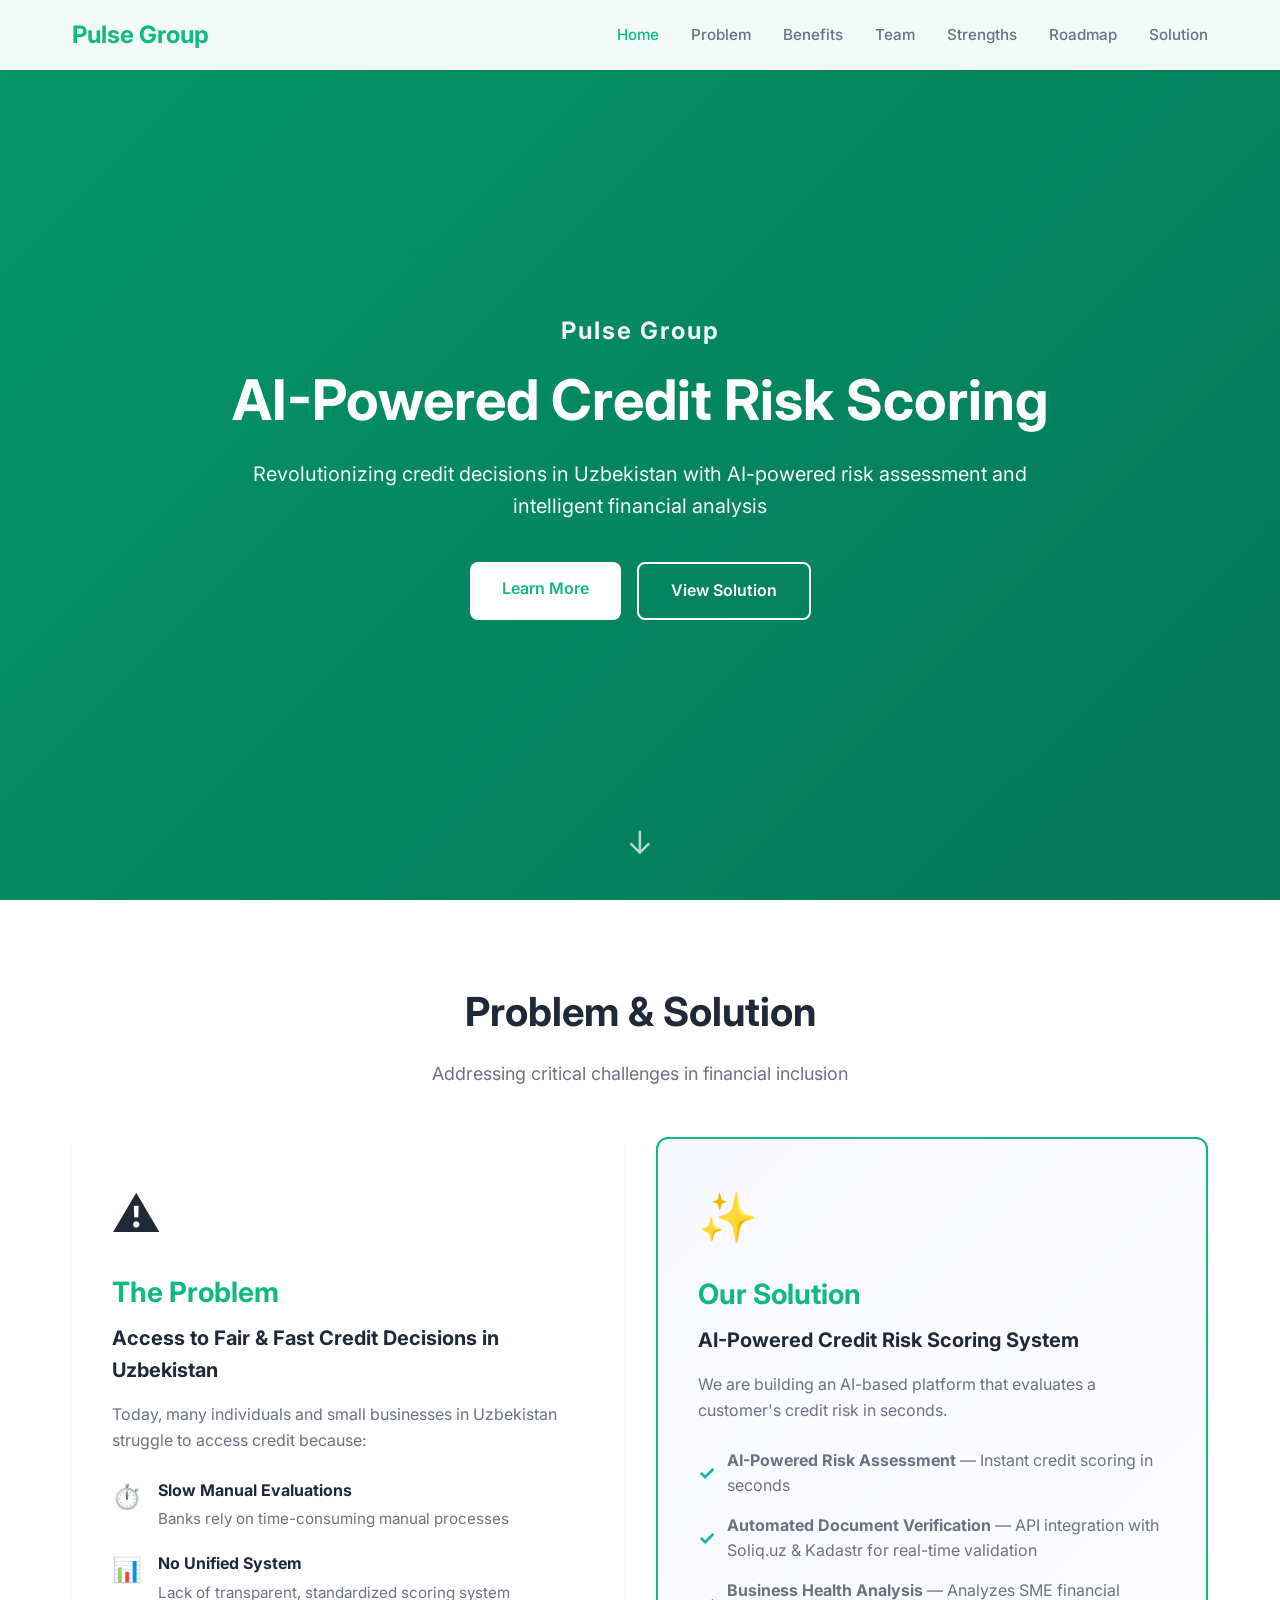
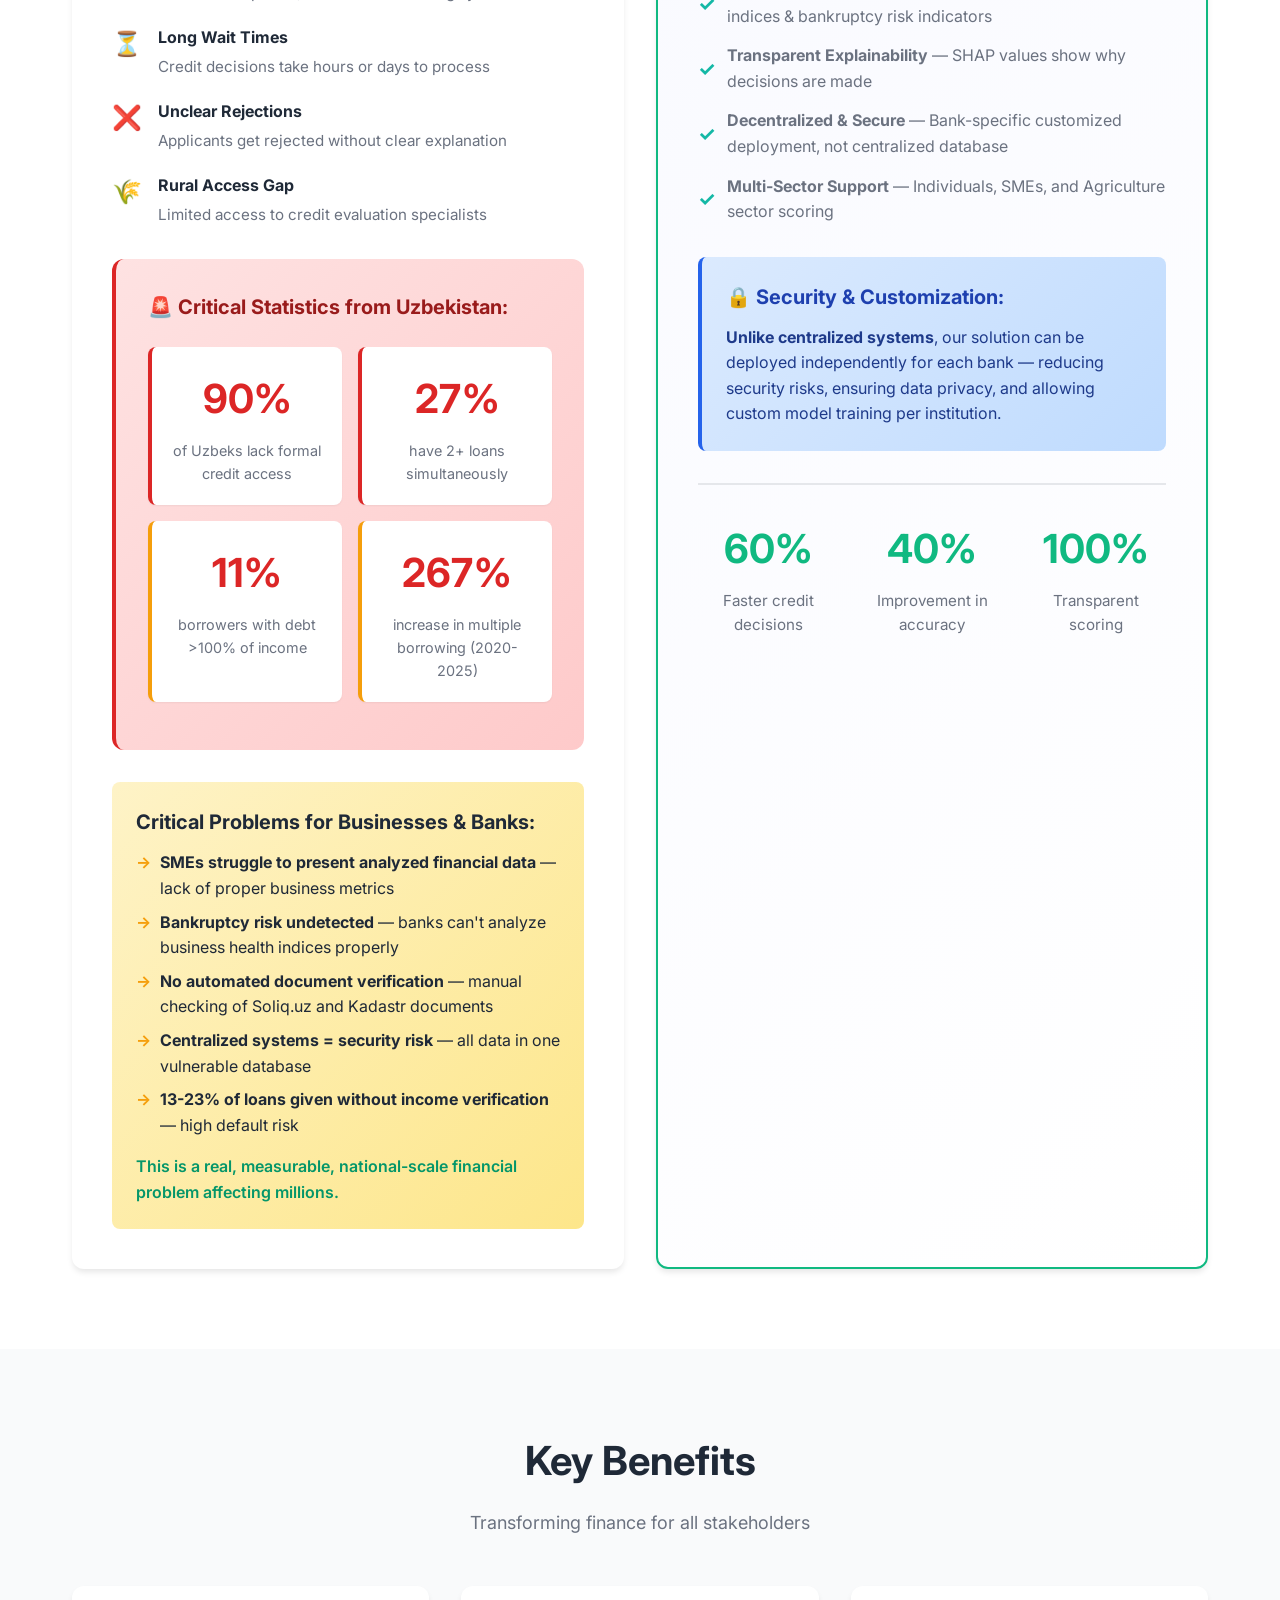
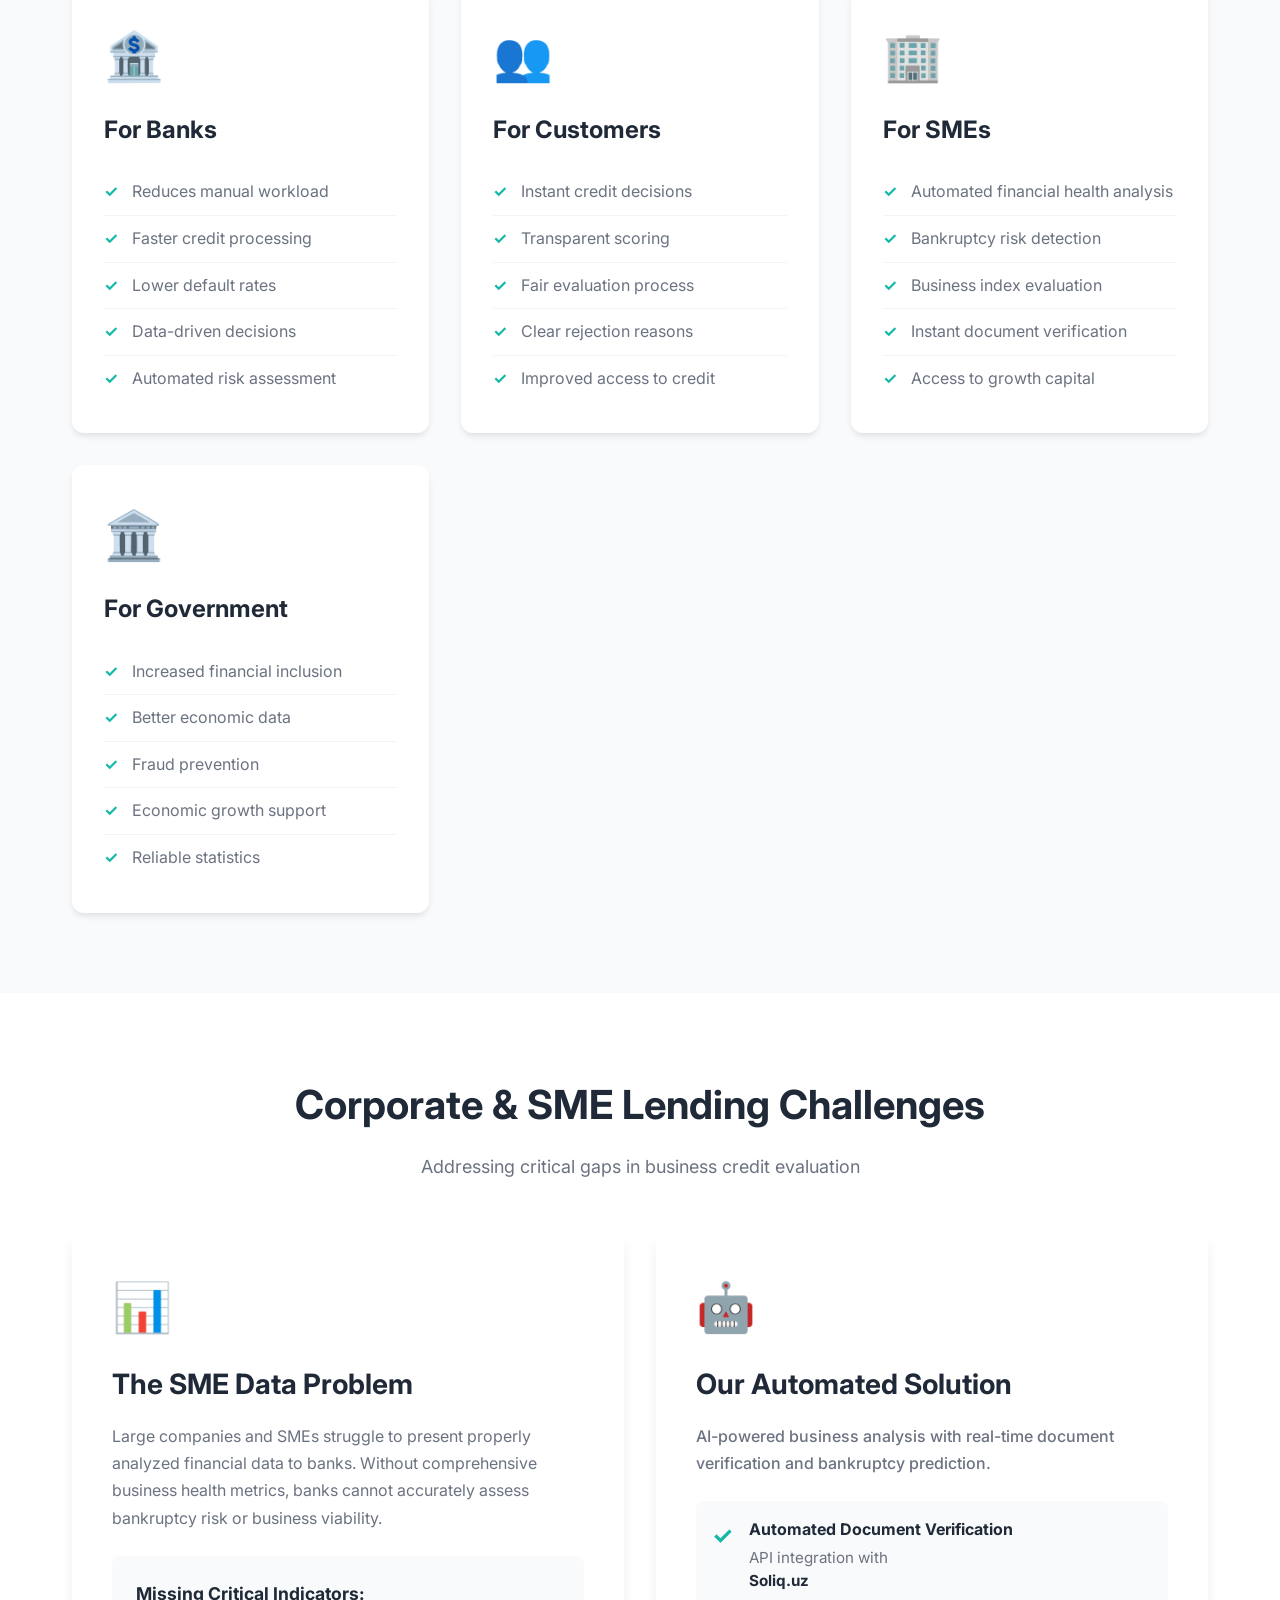
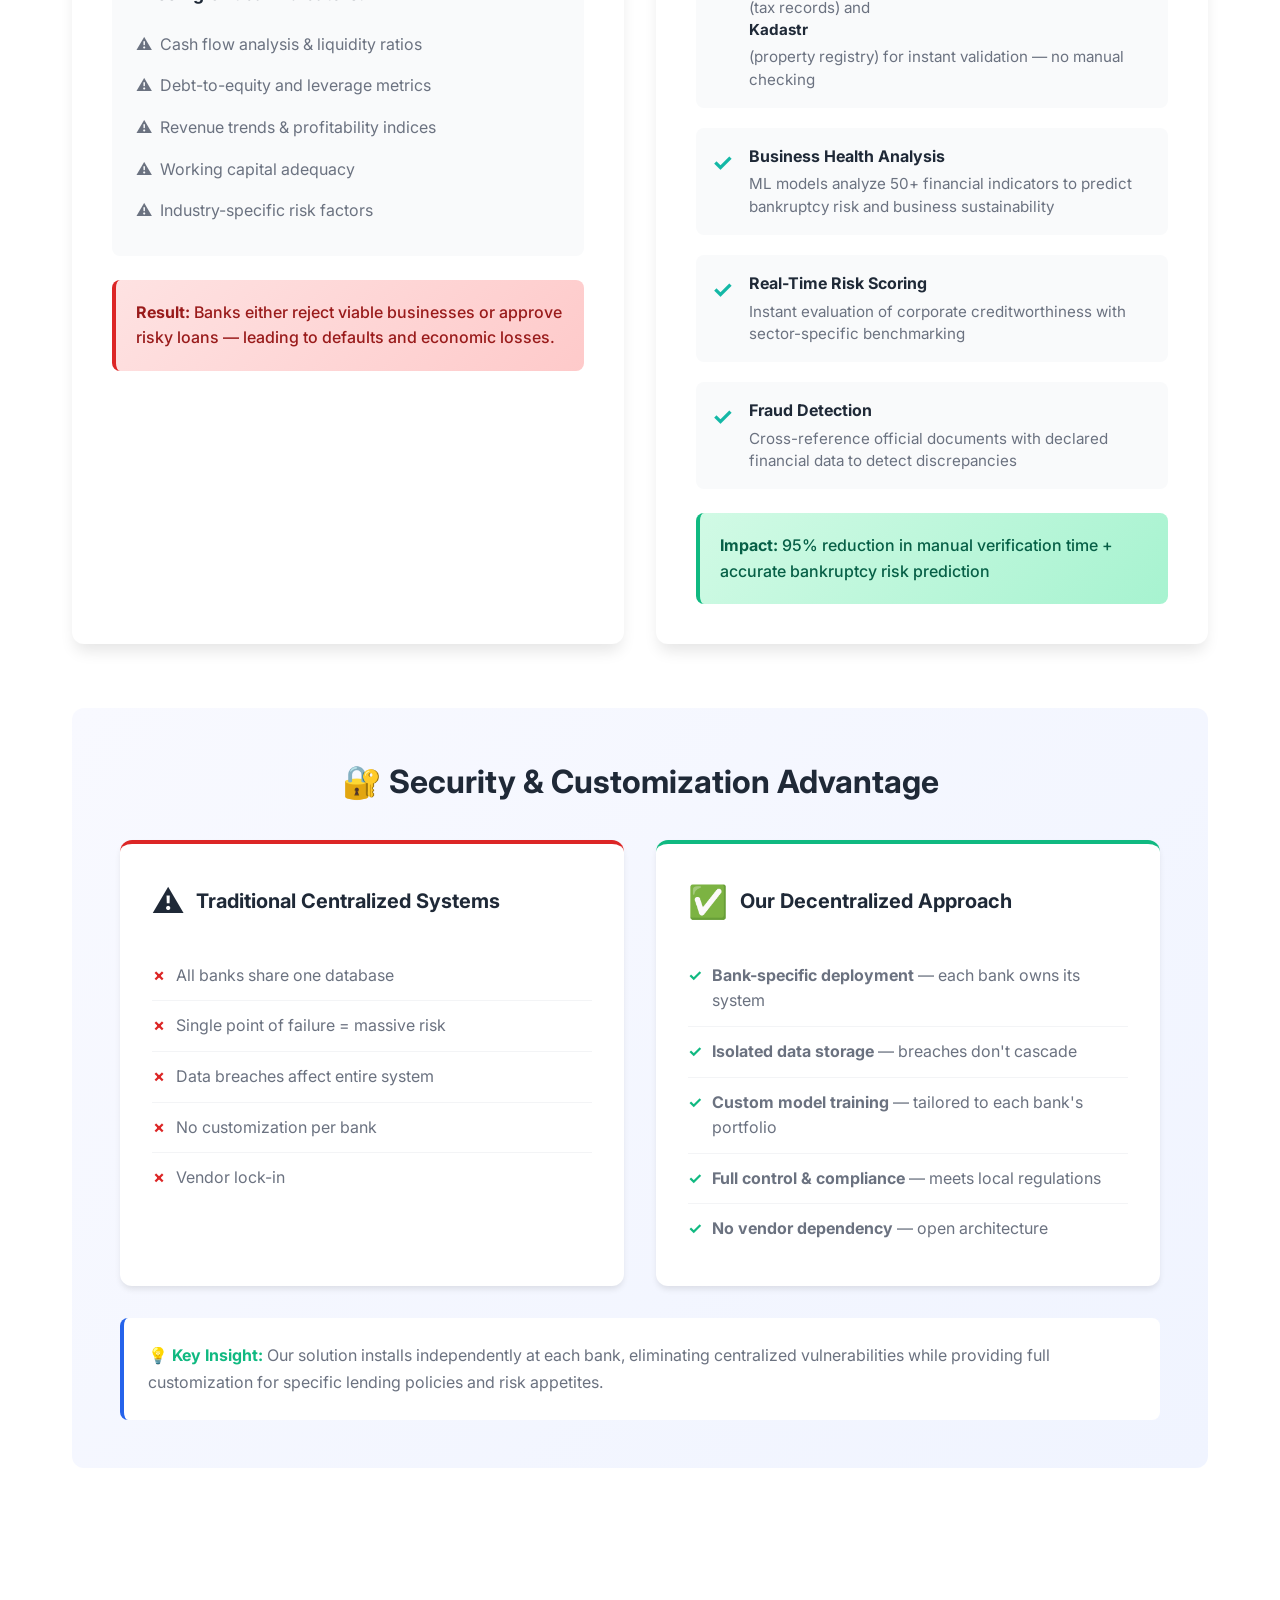
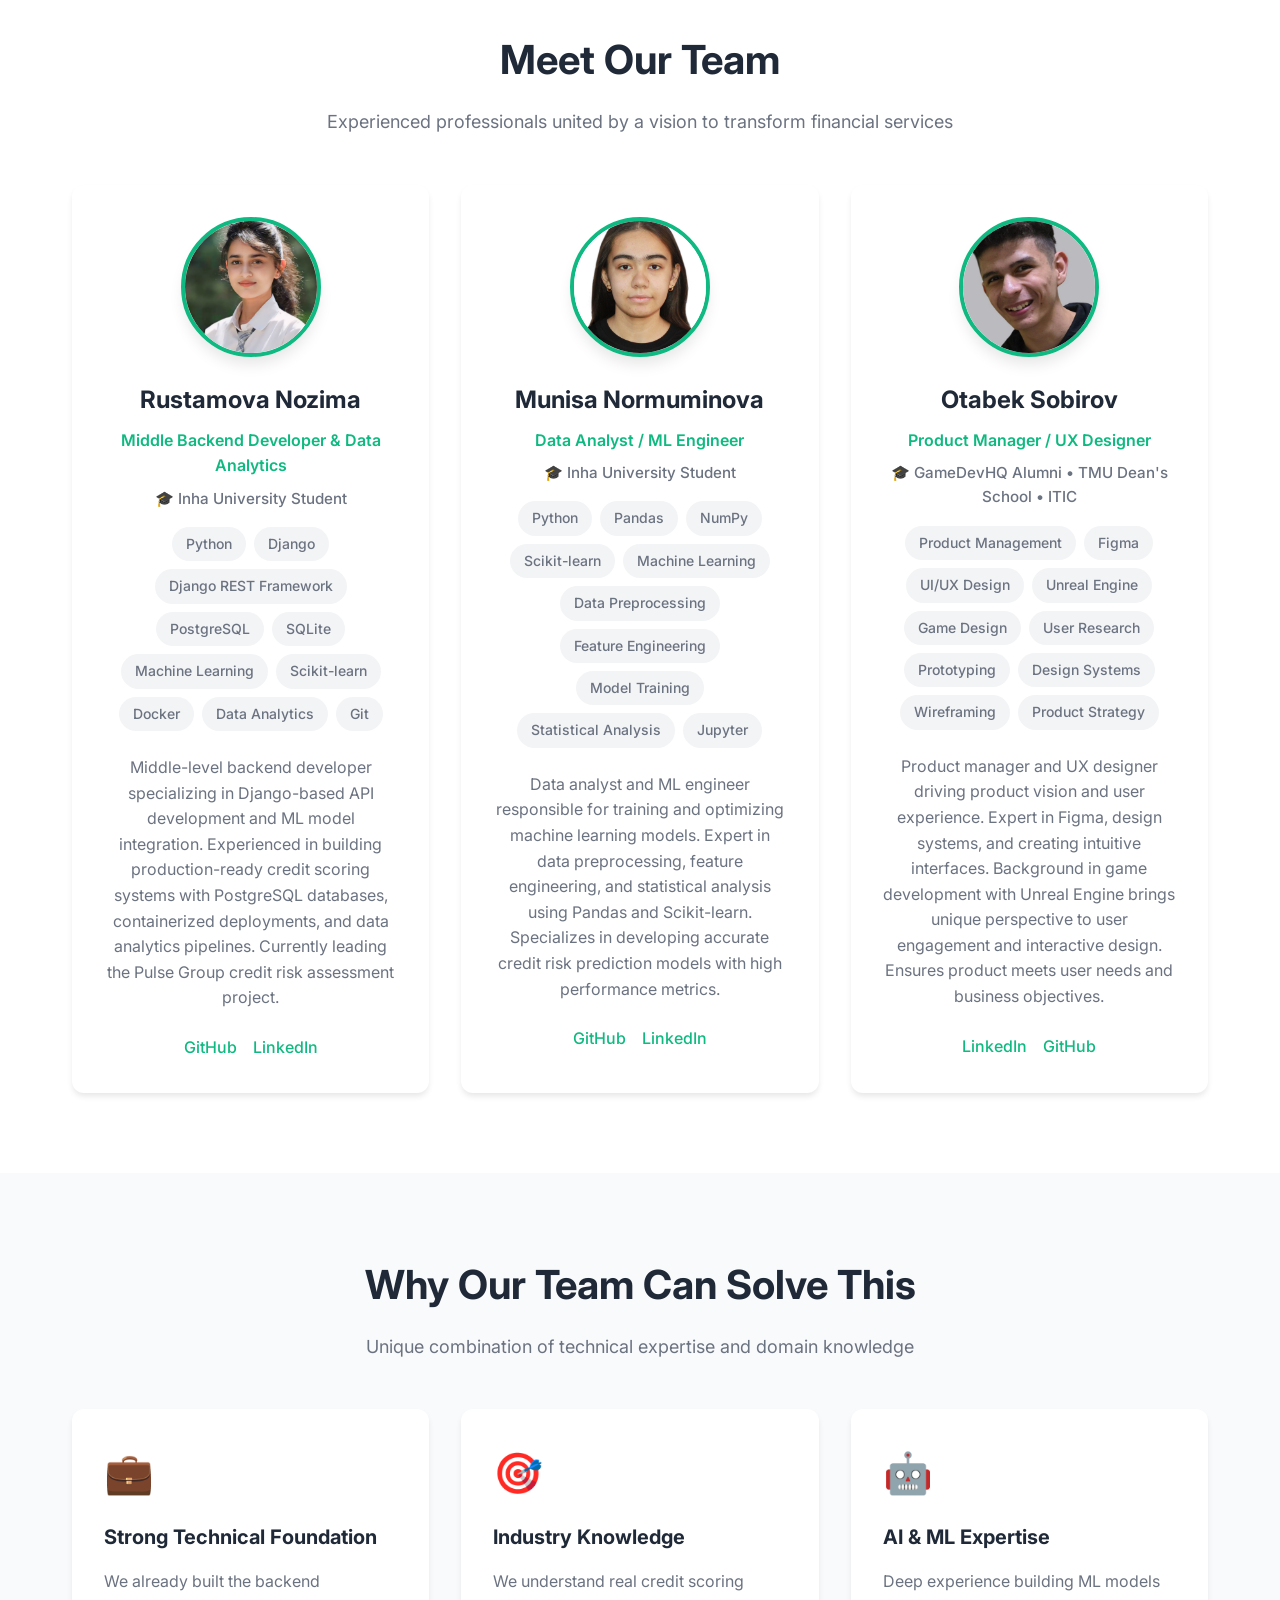
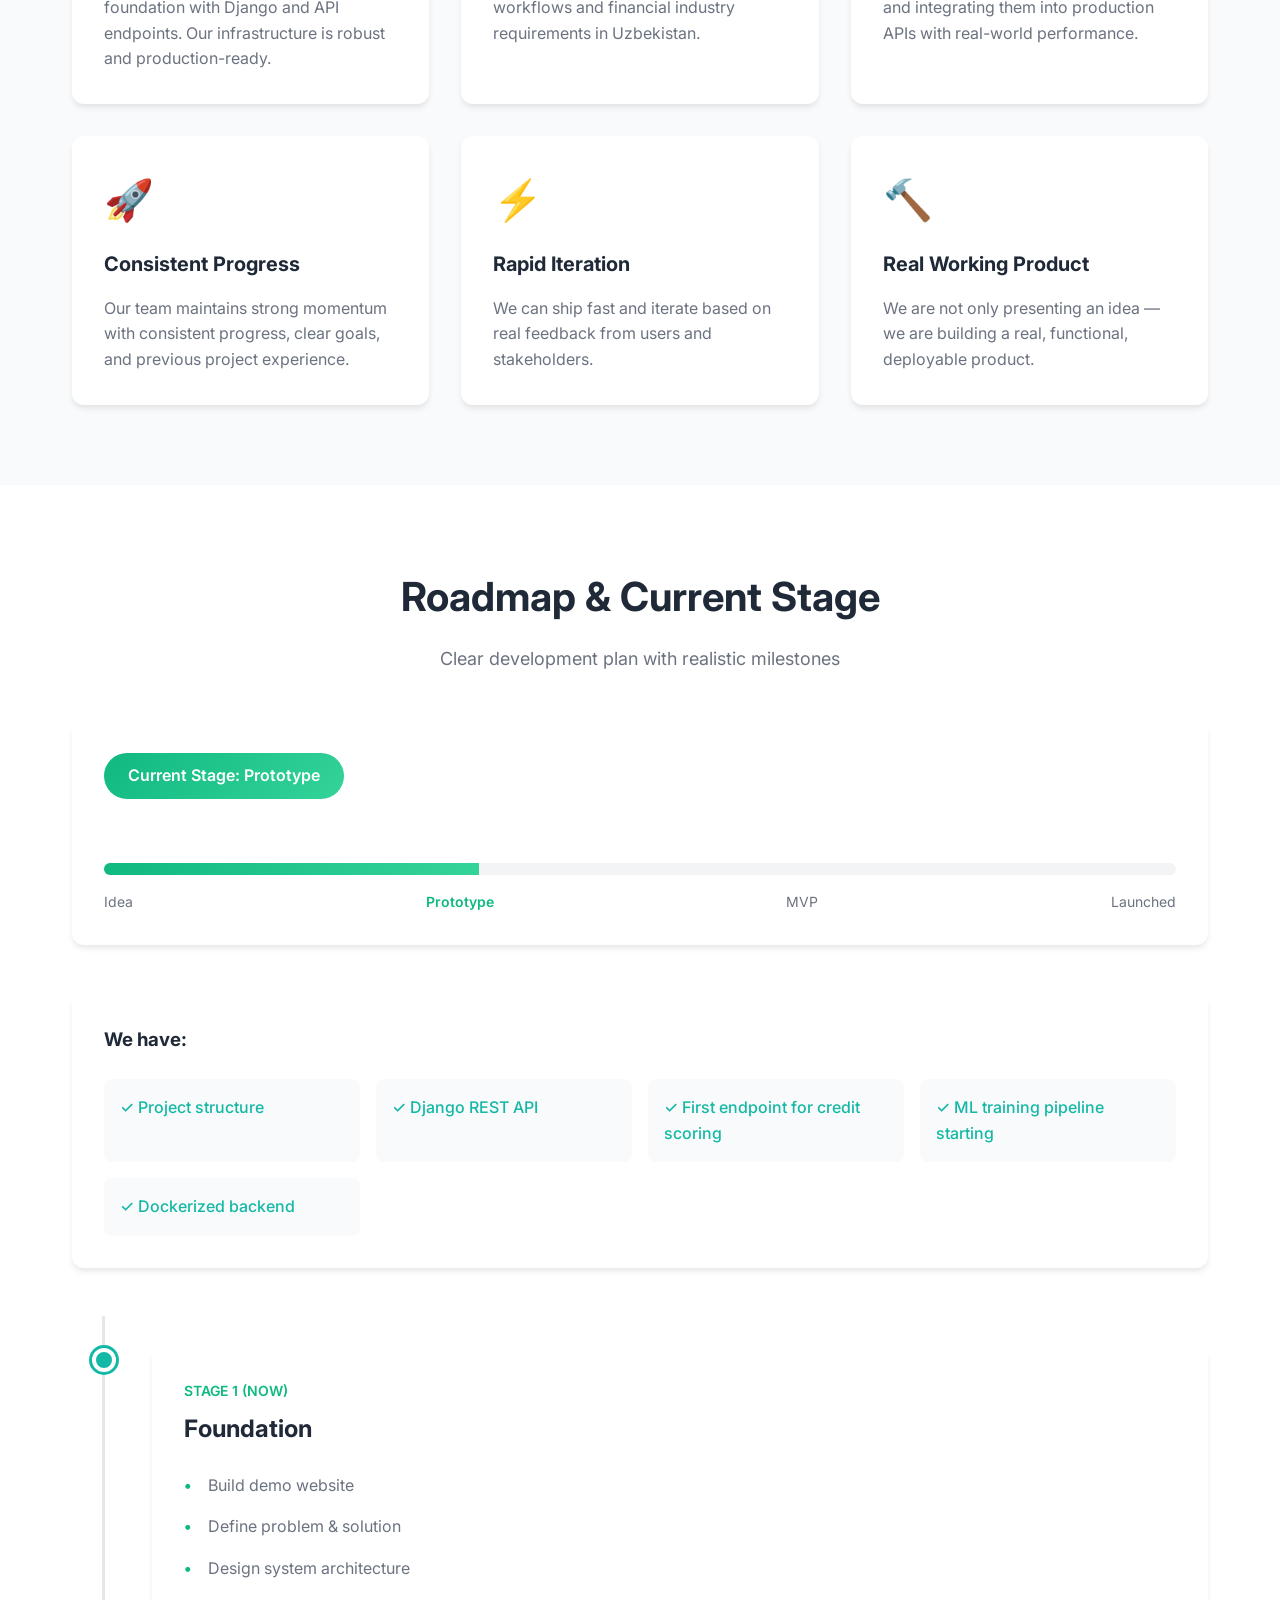
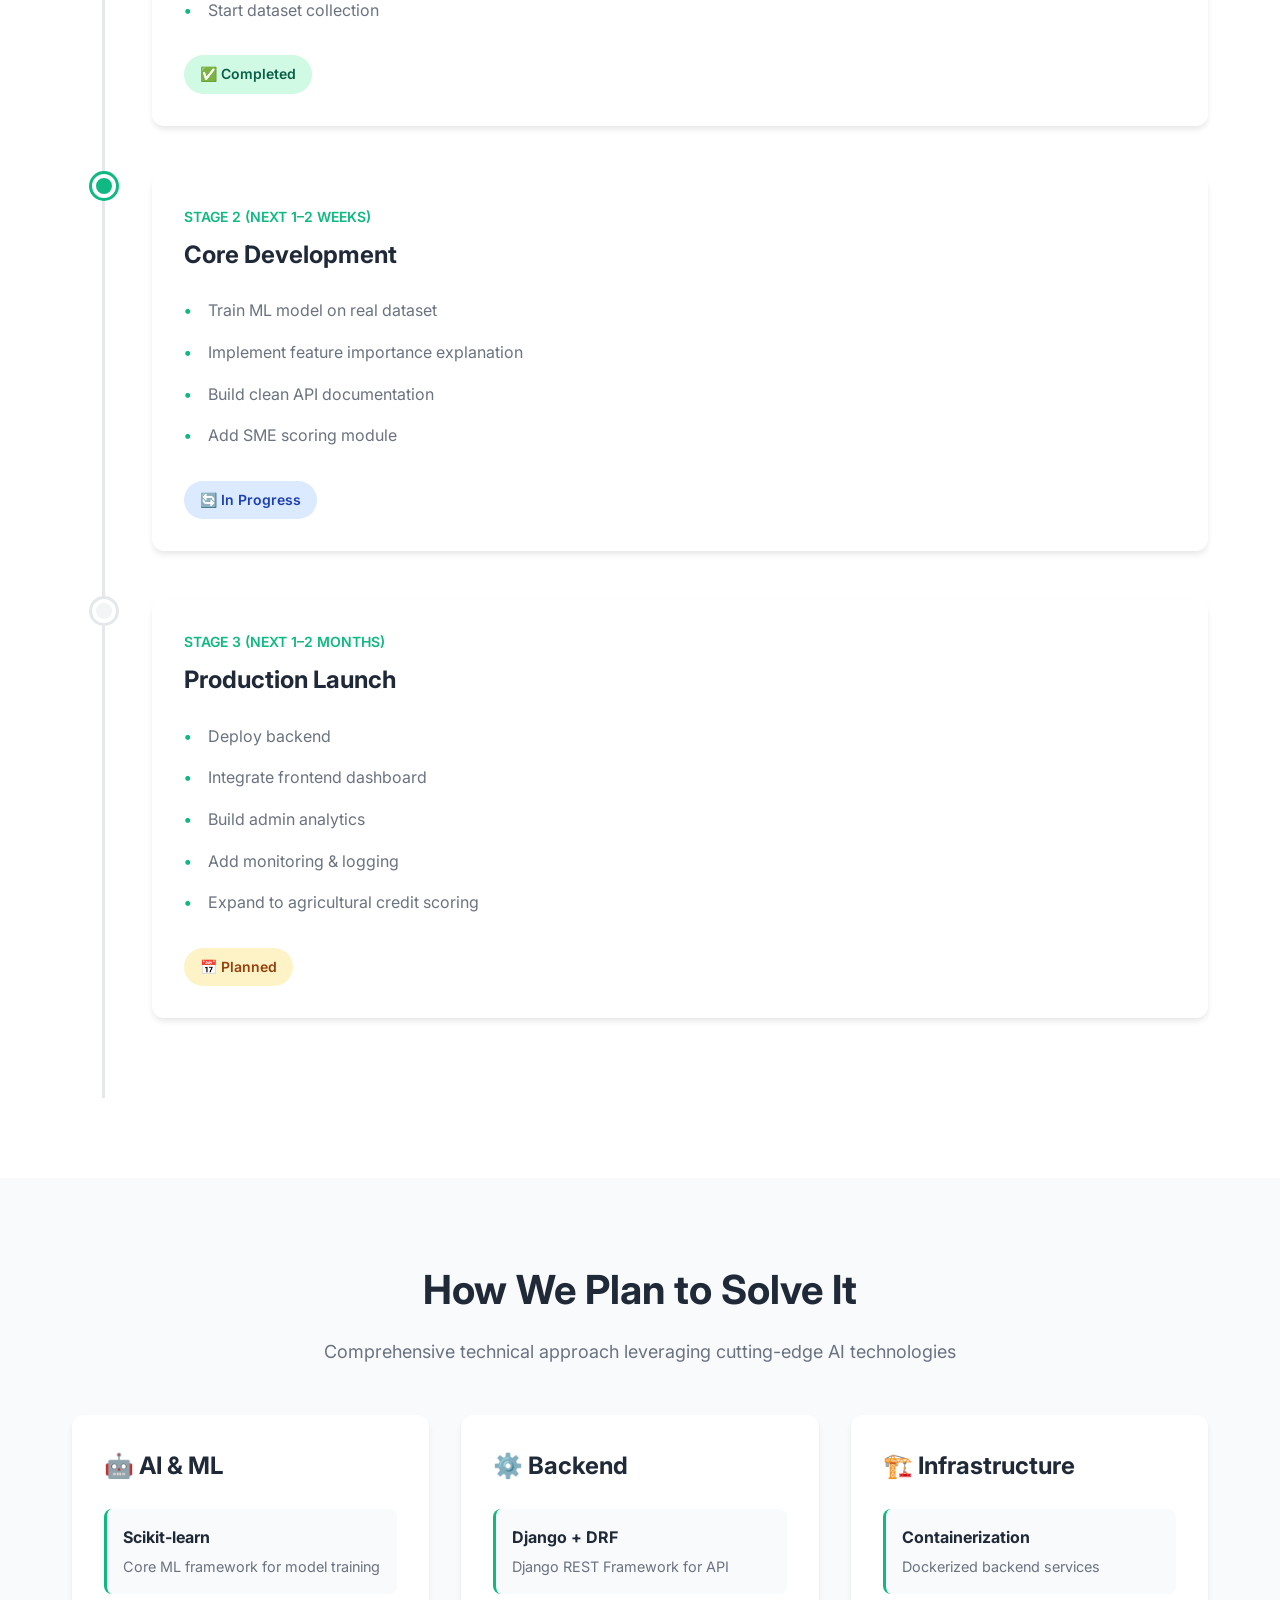
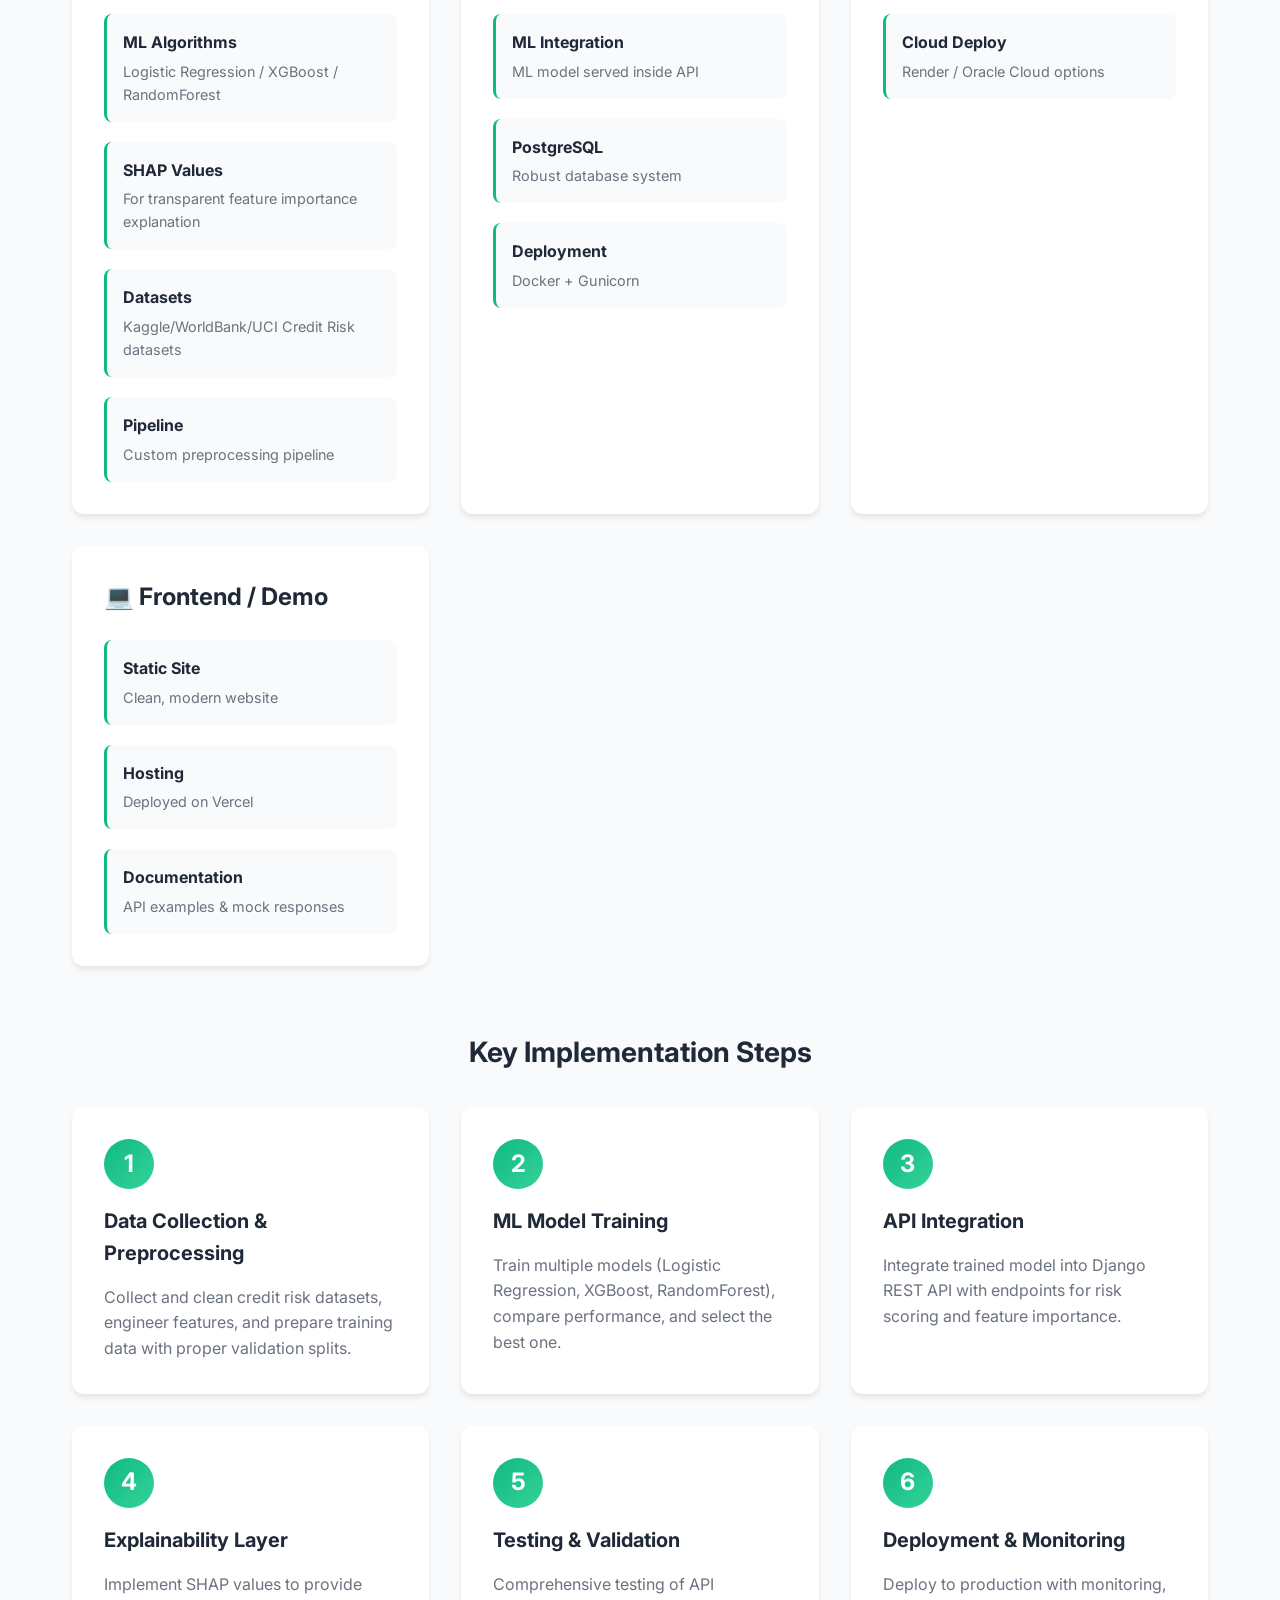
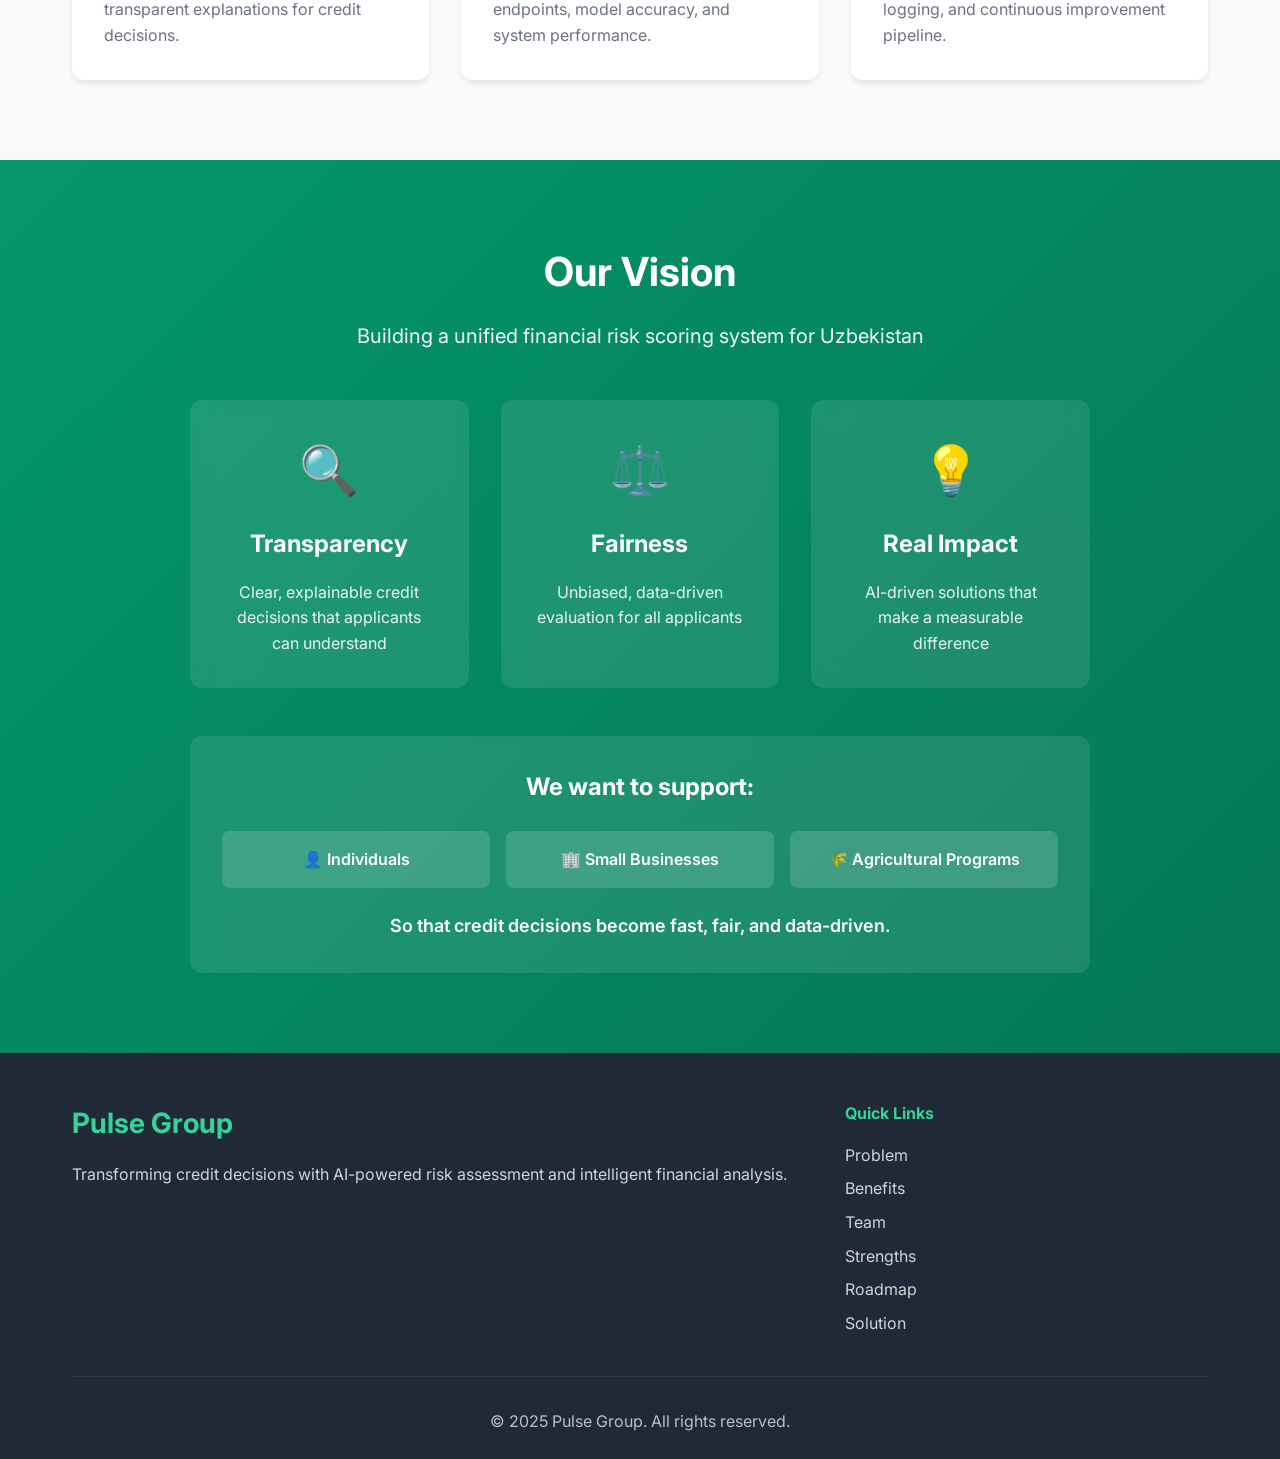
<file: index.html>
<!DOCTYPE html>
<html lang="en">
<head>
    <meta charset="UTF-8">
    <meta name="viewport" content="width=device-width, initial-scale=1.0">
    <title>Pulse Group - AI-Powered Credit Risk Scoring</title>
    <link rel="stylesheet" href="styles.css">
    <link href="https://fonts.googleapis.com/css2?family=Inter:wght@300;400;500;600;700&display=swap" rel="stylesheet">
</head>
<body>
    <!-- Navigation -->
    <nav class="navbar">
        <div class="container">
            <div class="nav-brand">Pulse Group</div>
            <ul class="nav-menu">
                <li><a href="#hero">Home</a></li>
                <li><a href="#problem">Problem</a></li>
                <li><a href="#benefits">Benefits</a></li>
                <li><a href="#team">Team</a></li>
                <li><a href="#strengths">Strengths</a></li>
                <li><a href="#roadmap">Roadmap</a></li>
                <li><a href="#solution">Solution</a></li>
            </ul>
        </div>
    </nav>

    <!-- Hero Section -->
    <section id="hero" class="hero">
        <div class="container hero-content">
            <div class="hero-brand">Pulse Group</div>
            <h1 class="hero-title">AI-Powered Credit Risk Scoring</h1>
            <p class="hero-subtitle">Revolutionizing credit decisions in Uzbekistan with AI-powered risk assessment and intelligent financial analysis</p>
            <div class="hero-buttons">
                <a href="#problem" class="btn btn-primary">Learn More</a>
                <a href="#solution" class="btn btn-secondary">View Solution</a>
            </div>
        </div>
        <div class="scroll-indicator">↓</div>
    </section>

    <!-- Problem & Solution Section -->
    <section id="problem" class="section">
        <div class="container">
            <h2 class="section-title">Problem & Solution</h2>
            <p class="section-subtitle">Addressing critical challenges in financial inclusion</p>

            <div class="problem-solution-grid">
                <!-- Problem -->
                <div class="card">
                    <div class="card-icon problem-icon">⚠️</div>
                    <h3>The Problem</h3>
                    <h4>Access to Fair & Fast Credit Decisions in Uzbekistan</h4>
                    <p class="subtext">Today, many individuals and small businesses in Uzbekistan struggle to access credit because:</p>
                    
                    <div class="issue-list">
                        <div class="issue-item">
                            <span class="issue-bullet">⏱️</span>
                            <div>
                                <strong>Slow Manual Evaluations</strong>
                                <p>Banks rely on time-consuming manual processes</p>
                            </div>
                        </div>
                        <div class="issue-item">
                            <span class="issue-bullet">📊</span>
                            <div>
                                <strong>No Unified System</strong>
                                <p>Lack of transparent, standardized scoring system</p>
                            </div>
                        </div>
                        <div class="issue-item">
                            <span class="issue-bullet">⏳</span>
                            <div>
                                <strong>Long Wait Times</strong>
                                <p>Credit decisions take hours or days to process</p>
                            </div>
                        </div>
                        <div class="issue-item">
                            <span class="issue-bullet">❌</span>
                            <div>
                                <strong>Unclear Rejections</strong>
                                <p>Applicants get rejected without clear explanation</p>
                            </div>
                        </div>
                        <div class="issue-item">
                            <span class="issue-bullet">🌾</span>
                            <div>
                                <strong>Rural Access Gap</strong>
                                <p>Limited access to credit evaluation specialists</p>
                            </div>
                        </div>
                    </div>

                    <div class="stats-highlight">
                        <h4>🚨 Critical Statistics from Uzbekistan:</h4>
                        <div class="stat-row">
                            <div class="stat-box danger">
                                <div class="stat-big">90%</div>
                                <p>of Uzbeks lack formal credit access</p>
                            </div>
                            <div class="stat-box danger">
                                <div class="stat-big">27%</div>
                                <p>have 2+ loans simultaneously</p>
                            </div>
                        </div>
                        <div class="stat-row">
                            <div class="stat-box warning">
                                <div class="stat-big">11%</div>
                                <p>borrowers with debt >100% of income</p>
                            </div>
                            <div class="stat-box warning">
                                <div class="stat-big">267%</div>
                                <p>increase in multiple borrowing (2020-2025)</p>
                            </div>
                        </div>
                    </div>

                    <div class="impact-box">
                        <h4>Critical Problems for Businesses & Banks:</h4>
                        <ul>
                            <li><strong>SMEs struggle to present analyzed financial data</strong> — lack of proper business metrics</li>
                            <li><strong>Bankruptcy risk undetected</strong> — banks can't analyze business health indices properly</li>
                            <li><strong>No automated document verification</strong> — manual checking of Soliq.uz and Kadastr documents</li>
                            <li><strong>Centralized systems = security risk</strong> — all data in one vulnerable database</li>
                            <li><strong>13-23% of loans given without income verification</strong> — high default risk</li>
                        </ul>
                        <p class="highlight">This is a real, measurable, national-scale financial problem affecting millions.</p>
                    </div>
                </div>

                <!-- Solution -->
                <div class="card card-highlight">
                    <div class="card-icon solution-icon">✨</div>
                    <h3>Our Solution</h3>
                    <h4>AI-Powered Credit Risk Scoring System</h4>
                    <p class="subtext">We are building an AI-based platform that evaluates a customer's credit risk in seconds.</p>
                    
                    <div class="feature-list">
                        <div class="feature-item">
                            <span class="feature-check">✓</span>
                            <p><strong>AI-Powered Risk Assessment</strong> — Instant credit scoring in seconds</p>
                        </div>
                        <div class="feature-item">
                            <span class="feature-check">✓</span>
                            <p><strong>Automated Document Verification</strong> — API integration with Soliq.uz & Kadastr for real-time validation</p>
                        </div>
                        <div class="feature-item">
                            <span class="feature-check">✓</span>
                            <p><strong>Business Health Analysis</strong> — Analyzes SME financial indices & bankruptcy risk indicators</p>
                        </div>
                        <div class="feature-item">
                            <span class="feature-check">✓</span>
                            <p><strong>Transparent Explainability</strong> — SHAP values show why decisions are made</p>
                        </div>
                        <div class="feature-item">
                            <span class="feature-check">✓</span>
                            <p><strong>Decentralized & Secure</strong> — Bank-specific customized deployment, not centralized database</p>
                        </div>
                        <div class="feature-item">
                            <span class="feature-check">✓</span>
                            <p><strong>Multi-Sector Support</strong> — Individuals, SMEs, and Agriculture sector scoring</p>
                        </div>
                    </div>

                    <div class="security-highlight">
                        <h4>🔒 Security & Customization:</h4>
                        <p><strong>Unlike centralized systems</strong>, our solution can be deployed independently for each bank — reducing security risks, ensuring data privacy, and allowing custom model training per institution.</p>
                    </div>

                    <div class="stats-grid">
                        <div class="stat-item">
                            <div class="stat-number">60%</div>
                            <div class="stat-label">Faster credit decisions</div>
                        </div>
                        <div class="stat-item">
                            <div class="stat-number">40%</div>
                            <div class="stat-label">Improvement in accuracy</div>
                        </div>
                        <div class="stat-item">
                            <div class="stat-number">100%</div>
                            <div class="stat-label">Transparent scoring</div>
                        </div>
                    </div>
                </div>
            </div>
        </div>
    </section>

    <!-- Benefits Section -->
    <section id="benefits" class="section section-alt">
        <div class="container">
            <h2 class="section-title">Key Benefits</h2>
            <p class="section-subtitle">Transforming finance for all stakeholders</p>

            <div class="benefits-grid">
                <div class="benefit-card">
                    <div class="benefit-icon">🏦</div>
                    <h3>For Banks</h3>
                    <ul>
                        <li>Reduces manual workload</li>
                        <li>Faster credit processing</li>
                        <li>Lower default rates</li>
                        <li>Data-driven decisions</li>
                        <li>Automated risk assessment</li>
                    </ul>
                </div>

                <div class="benefit-card">
                    <div class="benefit-icon">👥</div>
                    <h3>For Customers</h3>
                    <ul>
                        <li>Instant credit decisions</li>
                        <li>Transparent scoring</li>
                        <li>Fair evaluation process</li>
                        <li>Clear rejection reasons</li>
                        <li>Improved access to credit</li>
                    </ul>
                </div>

                <div class="benefit-card">
                    <div class="benefit-icon">🏢</div>
                    <h3>For SMEs</h3>
                    <ul>
                        <li>Automated financial health analysis</li>
                        <li>Bankruptcy risk detection</li>
                        <li>Business index evaluation</li>
                        <li>Instant document verification</li>
                        <li>Access to growth capital</li>
                    </ul>
                </div>

                <div class="benefit-card">
                    <div class="benefit-icon">🏛️</div>
                    <h3>For Government</h3>
                    <ul>
                        <li>Increased financial inclusion</li>
                        <li>Better economic data</li>
                        <li>Fraud prevention</li>
                        <li>Economic growth support</li>
                        <li>Reliable statistics</li>
                    </ul>
                </div>
            </div>
        </div>
    </section>

    <!-- Corporate & SME Lending Section -->
    <section id="corporate-lending" class="section">
        <div class="container">
            <h2 class="section-title">Corporate & SME Lending Challenges</h2>
            <p class="section-subtitle">Addressing critical gaps in business credit evaluation</p>

            <div class="corporate-grid">
                <div class="corporate-card">
                    <div class="corporate-icon">📊</div>
                    <h3>The SME Data Problem</h3>
                    <p class="problem-text">Large companies and SMEs struggle to present properly analyzed financial data to banks. Without comprehensive business health metrics, banks cannot accurately assess bankruptcy risk or business viability.</p>
                    <div class="risk-indicators">
                        <h4>Missing Critical Indicators:</h4>
                        <ul>
                            <li>Cash flow analysis & liquidity ratios</li>
                            <li>Debt-to-equity and leverage metrics</li>
                            <li>Revenue trends & profitability indices</li>
                            <li>Working capital adequacy</li>
                            <li>Industry-specific risk factors</li>
                        </ul>
                    </div>
                    <div class="stat-callout danger">
                        <strong>Result:</strong> Banks either reject viable businesses or approve risky loans — leading to defaults and economic losses.
                    </div>
                </div>

                <div class="corporate-card">
                    <div class="corporate-icon">🤖</div>
                    <h3>Our Automated Solution</h3>
                    <p class="solution-text">AI-powered business analysis with real-time document verification and bankruptcy prediction.</p>
                    
                    <div class="automation-features">
                        <div class="auto-feature">
                            <span class="auto-icon">✓</span>
                            <div>
                                <strong>Automated Document Verification</strong>
                                <p>API integration with <strong>Soliq.uz</strong> (tax records) and <strong>Kadastr</strong> (property registry) for instant validation — no manual checking</p>
                            </div>
                        </div>
                        <div class="auto-feature">
                            <span class="auto-icon">✓</span>
                            <div>
                                <strong>Business Health Analysis</strong>
                                <p>ML models analyze 50+ financial indicators to predict bankruptcy risk and business sustainability</p>
                            </div>
                        </div>
                        <div class="auto-feature">
                            <span class="auto-icon">✓</span>
                            <div>
                                <strong>Real-Time Risk Scoring</strong>
                                <p>Instant evaluation of corporate creditworthiness with sector-specific benchmarking</p>
                            </div>
                        </div>
                        <div class="auto-feature">
                            <span class="auto-icon">✓</span>
                            <div>
                                <strong>Fraud Detection</strong>
                                <p>Cross-reference official documents with declared financial data to detect discrepancies</p>
                            </div>
                        </div>
                    </div>

                    <div class="stat-callout success">
                        <strong>Impact:</strong> 95% reduction in manual verification time + accurate bankruptcy risk prediction
                    </div>
                </div>
            </div>

            <div class="security-section">
                <h3>🔐 Security & Customization Advantage</h3>
                <div class="security-comparison">
                    <div class="comparison-card centralized">
                        <div class="comparison-header">
                            <span class="comparison-icon">⚠️</span>
                            <h4>Traditional Centralized Systems</h4>
                        </div>
                        <ul class="comparison-list">
                            <li>All banks share one database</li>
                            <li>Single point of failure = massive risk</li>
                            <li>Data breaches affect entire system</li>
                            <li>No customization per bank</li>
                            <li>Vendor lock-in</li>
                        </ul>
                    </div>

                    <div class="comparison-card decentralized">
                        <div class="comparison-header">
                            <span class="comparison-icon">✅</span>
                            <h4>Our Decentralized Approach</h4>
                        </div>
                        <ul class="comparison-list">
                            <li><strong>Bank-specific deployment</strong> — each bank owns its system</li>
                            <li><strong>Isolated data storage</strong> — breaches don't cascade</li>
                            <li><strong>Custom model training</strong> — tailored to each bank's portfolio</li>
                            <li><strong>Full control & compliance</strong> — meets local regulations</li>
                            <li><strong>No vendor dependency</strong> — open architecture</li>
                        </ul>
                    </div>
                </div>
                <p class="security-note">💡 <strong>Key Insight:</strong> Our solution installs independently at each bank, eliminating centralized vulnerabilities while providing full customization for specific lending policies and risk appetites.</p>
            </div>
        </div>
    </section>

    <!-- Team Section -->
    <section id="team" class="section">
        <div class="container">
            <h2 class="section-title">Meet Our Team</h2>
            <p class="section-subtitle">Experienced professionals united by a vision to transform financial services</p>

            <div class="team-grid">
                <div class="team-card">
                    <img src="img/nozima.jpg" alt="Nozima Rustamova" class="team-photo">
                    <h3>Rustamova Nozima</h3>
                    <p class="team-role">Middle Backend Developer & Data Analytics</p>
                    <p class="team-institution">🎓 Inha University Student</p>
                    <div class="team-skills">
                        <span class="skill-tag">Python</span>
                        <span class="skill-tag">Django</span>
                        <span class="skill-tag">Django REST Framework</span>
                        <span class="skill-tag">PostgreSQL</span>
                        <span class="skill-tag">SQLite</span>
                        <span class="skill-tag">Machine Learning</span>
                        <span class="skill-tag">Scikit-learn</span>
                        <span class="skill-tag">Docker</span>
                        <span class="skill-tag">Data Analytics</span>
                        <span class="skill-tag">Git</span>
                    </div>
                    <p class="team-description">Middle-level backend developer specializing in Django-based API development and ML model integration. Experienced in building production-ready credit scoring systems with PostgreSQL databases, containerized deployments, and data analytics pipelines. Currently leading the Pulse Group credit risk assessment project.</p>
                    <div class="team-links">
                        <a href="https://github.com/Nozima-Rustamova" class="social-link" target="_blank">GitHub</a>
                        <a href="https://www.linkedin.com/in/nozima-rustamova-bb9661341" class="social-link" target="_blank">LinkedIn</a>
                    </div>
                </div>

                <div class="team-card">
                    <img src="img/munisa.JPG" alt="Munisa Normuminova" class="team-photo">
                    <h3>Munisa Normuminova</h3>
                    <p class="team-role">Data Analyst / ML Engineer</p>
                    <p class="team-institution">🎓 Inha University Student</p>
                    <div class="team-skills">
                        <span class="skill-tag">Python</span>
                        <span class="skill-tag">Pandas</span>
                        <span class="skill-tag">NumPy</span>
                        <span class="skill-tag">Scikit-learn</span>
                        <span class="skill-tag">Machine Learning</span>
                        <span class="skill-tag">Data Preprocessing</span>
                        <span class="skill-tag">Feature Engineering</span>
                        <span class="skill-tag">Model Training</span>
                        <span class="skill-tag">Statistical Analysis</span>
                        <span class="skill-tag">Jupyter</span>
                    </div>
                    <p class="team-description">Data analyst and ML engineer responsible for training and optimizing machine learning models. Expert in data preprocessing, feature engineering, and statistical analysis using Pandas and Scikit-learn. Specializes in developing accurate credit risk prediction models with high performance metrics.</p>
                    <div class="team-links">
                        <a href="#" class="social-link">GitHub</a>
                        <a href="https://www.linkedin.com/in/munisa-normuminova-2b6b0a332/" class="social-link" target="_blank">LinkedIn</a>
                    </div>
                </div>

                <div class="team-card">
                    <img src="img/otabek.jpg" alt="Otabek Sobirov" class="team-photo">
                    <h3>Otabek Sobirov</h3>
                    <p class="team-role">Product Manager / UX Designer</p>
                    <p class="team-institution">🎓 GameDevHQ Alumni • TMU Dean's School • ITIC</p>
                    <div class="team-skills">
                        <span class="skill-tag">Product Management</span>
                        <span class="skill-tag">Figma</span>
                        <span class="skill-tag">UI/UX Design</span>
                        <span class="skill-tag">Unreal Engine</span>
                        <span class="skill-tag">Game Design</span>
                        <span class="skill-tag">User Research</span>
                        <span class="skill-tag">Prototyping</span>
                        <span class="skill-tag">Design Systems</span>
                        <span class="skill-tag">Wireframing</span>
                        <span class="skill-tag">Product Strategy</span>
                    </div>
                    <p class="team-description">Product manager and UX designer driving product vision and user experience. Expert in Figma, design systems, and creating intuitive interfaces. Background in game development with Unreal Engine brings unique perspective to user engagement and interactive design. Ensures product meets user needs and business objectives.</p>
                    <div class="team-links">
                        <a href="https://www.linkedin.com/in/otabek-sobirov-343362349/" target="_blank" class="social-link">LinkedIn</a>
                        <a href="#" class="social-link">GitHub</a>
                    </div>
                </div>
            </div>
        </div>
    </section>

    <!-- Strengths Section -->
    <section id="strengths" class="section section-alt">
        <div class="container">
            <h2 class="section-title">Why Our Team Can Solve This</h2>
            <p class="section-subtitle">Unique combination of technical expertise and domain knowledge</p>

            <div class="strengths-grid">
                <div class="strength-card">
                    <div class="strength-icon">💼</div>
                    <h3>Strong Technical Foundation</h3>
                    <p>We already built the backend foundation with Django and API endpoints. Our infrastructure is robust and production-ready.</p>
                </div>

                <div class="strength-card">
                    <div class="strength-icon">🎯</div>
                    <h3>Industry Knowledge</h3>
                    <p>We understand real credit scoring workflows and financial industry requirements in Uzbekistan.</p>
                </div>

                <div class="strength-card">
                    <div class="strength-icon">🤖</div>
                    <h3>AI & ML Expertise</h3>
                    <p>Deep experience building ML models and integrating them into production APIs with real-world performance.</p>
                </div>

                <div class="strength-card">
                    <div class="strength-icon">🚀</div>
                    <h3>Consistent Progress</h3>
                    <p>Our team maintains strong momentum with consistent progress, clear goals, and previous project experience.</p>
                </div>

                <div class="strength-card">
                    <div class="strength-icon">⚡</div>
                    <h3>Rapid Iteration</h3>
                    <p>We can ship fast and iterate based on real feedback from users and stakeholders.</p>
                </div>

                <div class="strength-card">
                    <div class="strength-icon">🔨</div>
                    <h3>Real Working Product</h3>
                    <p>We are not only presenting an idea — we are building a real, functional, deployable product.</p>
                </div>
            </div>
        </div>
    </section>

    <!-- Roadmap Section -->
    <section id="roadmap" class="section">
        <div class="container">
            <h2 class="section-title">Roadmap & Current Stage</h2>
            <p class="section-subtitle">Clear development plan with realistic milestones</p>

            <div class="current-stage">
                <div class="stage-badge">Current Stage: Prototype</div>
                <div class="stage-progress">
                    <div class="progress-bar">
                        <div class="progress-fill" style="width: 35%"></div>
                    </div>
                    <div class="progress-labels">
                        <span>Idea</span>
                        <span class="active">Prototype</span>
                        <span>MVP</span>
                        <span>Launched</span>
                    </div>
                </div>
            </div>

            <div class="current-status">
                <h3>We have:</h3>
                <div class="status-grid">
                    <div class="status-item completed">✓ Project structure</div>
                    <div class="status-item completed">✓ Django REST API</div>
                    <div class="status-item completed">✓ First endpoint for credit scoring</div>
                    <div class="status-item completed">✓ ML training pipeline starting</div>
                    <div class="status-item completed">✓ Dockerized backend</div>
                </div>
            </div>

            <div class="timeline">
                <div class="timeline-item">
                    <div class="timeline-marker completed"></div>
                    <div class="timeline-content">
                        <div class="timeline-period">Stage 1 (Now)</div>
                        <h3>Foundation</h3>
                        <ul>
                            <li>Build demo website</li>
                            <li>Define problem & solution</li>
                            <li>Design system architecture</li>
                            <li>Start dataset collection</li>
                        </ul>
                        <div class="timeline-status status-completed">✅ Completed</div>
                    </div>
                </div>

                <div class="timeline-item">
                    <div class="timeline-marker active"></div>
                    <div class="timeline-content">
                        <div class="timeline-period">Stage 2 (Next 1–2 weeks)</div>
                        <h3>Core Development</h3>
                        <ul>
                            <li>Train ML model on real dataset</li>
                            <li>Implement feature importance explanation</li>
                            <li>Build clean API documentation</li>
                            <li>Add SME scoring module</li>
                        </ul>
                        <div class="timeline-status status-progress">🔄 In Progress</div>
                    </div>
                </div>

                <div class="timeline-item">
                    <div class="timeline-marker"></div>
                    <div class="timeline-content">
                        <div class="timeline-period">Stage 3 (Next 1–2 months)</div>
                        <h3>Production Launch</h3>
                        <ul>
                            <li>Deploy backend</li>
                            <li>Integrate frontend dashboard</li>
                            <li>Build admin analytics</li>
                            <li>Add monitoring & logging</li>
                            <li>Expand to agricultural credit scoring</li>
                        </ul>
                        <div class="timeline-status status-planned">📅 Planned</div>
                    </div>
                </div>
            </div>
        </div>
    </section>

    <!-- Solution/Tech Stack Section -->
    <section id="solution" class="section section-alt">
        <div class="container">
            <h2 class="section-title">How We Plan to Solve It</h2>
            <p class="section-subtitle">Comprehensive technical approach leveraging cutting-edge AI technologies</p>

            <div class="tech-overview">
                <div class="tech-category">
                    <h3>🤖 AI & ML</h3>
                    <div class="tech-items">
                        <div class="tech-item">
                            <strong>Scikit-learn</strong>
                            <p>Core ML framework for model training</p>
                        </div>
                        <div class="tech-item">
                            <strong>ML Algorithms</strong>
                            <p>Logistic Regression / XGBoost / RandomForest</p>
                        </div>
                        <div class="tech-item">
                            <strong>SHAP Values</strong>
                            <p>For transparent feature importance explanation</p>
                        </div>
                        <div class="tech-item">
                            <strong>Datasets</strong>
                            <p>Kaggle/WorldBank/UCI Credit Risk datasets</p>
                        </div>
                        <div class="tech-item">
                            <strong>Pipeline</strong>
                            <p>Custom preprocessing pipeline</p>
                        </div>
                    </div>
                </div>

                <div class="tech-category">
                    <h3>⚙️ Backend</h3>
                    <div class="tech-items">
                        <div class="tech-item">
                            <strong>Django + DRF</strong>
                            <p>Django REST Framework for API</p>
                        </div>
                        <div class="tech-item">
                            <strong>ML Integration</strong>
                            <p>ML model served inside API</p>
                        </div>
                        <div class="tech-item">
                            <strong>PostgreSQL</strong>
                            <p>Robust database system</p>
                        </div>
                        <div class="tech-item">
                            <strong>Deployment</strong>
                            <p>Docker + Gunicorn</p>
                        </div>
                    </div>
                </div>

                <div class="tech-category">
                    <h3>🏗️ Infrastructure</h3>
                    <div class="tech-items">
                        <div class="tech-item">
                            <strong>Containerization</strong>
                            <p>Dockerized backend services</p>
                        </div>
                        <div class="tech-item">
                            <strong>Cloud Deploy</strong>
                            <p>Render / Oracle Cloud options</p>
                        </div>
                    </div>
                </div>

                <div class="tech-category">
                    <h3>💻 Frontend / Demo</h3>
                    <div class="tech-items">
                        <div class="tech-item">
                            <strong>Static Site</strong>
                            <p>Clean, modern website</p>
                        </div>
                        <div class="tech-item">
                            <strong>Hosting</strong>
                            <p>Deployed on Vercel</p>
                        </div>
                        <div class="tech-item">
                            <strong>Documentation</strong>
                            <p>API examples & mock responses</p>
                        </div>
                    </div>
                </div>
            </div>

            <div class="architecture-steps">
                <h3>Key Implementation Steps</h3>
                <div class="steps-grid">
                    <div class="step-card">
                        <div class="step-number">1</div>
                        <h4>Data Collection & Preprocessing</h4>
                        <p>Collect and clean credit risk datasets, engineer features, and prepare training data with proper validation splits.</p>
                    </div>
                    <div class="step-card">
                        <div class="step-number">2</div>
                        <h4>ML Model Training</h4>
                        <p>Train multiple models (Logistic Regression, XGBoost, RandomForest), compare performance, and select the best one.</p>
                    </div>
                    <div class="step-card">
                        <div class="step-number">3</div>
                        <h4>API Integration</h4>
                        <p>Integrate trained model into Django REST API with endpoints for risk scoring and feature importance.</p>
                    </div>
                    <div class="step-card">
                        <div class="step-number">4</div>
                        <h4>Explainability Layer</h4>
                        <p>Implement SHAP values to provide transparent explanations for credit decisions.</p>
                    </div>
                    <div class="step-card">
                        <div class="step-number">5</div>
                        <h4>Testing & Validation</h4>
                        <p>Comprehensive testing of API endpoints, model accuracy, and system performance.</p>
                    </div>
                    <div class="step-card">
                        <div class="step-number">6</div>
                        <h4>Deployment & Monitoring</h4>
                        <p>Deploy to production with monitoring, logging, and continuous improvement pipeline.</p>
                    </div>
                </div>
            </div>
        </div>
    </section>

    <!-- Vision Section -->
    <section id="vision" class="section vision-section">
        <div class="container">
            <div class="vision-content">
                <h2>Our Vision</h2>
                <p class="vision-intro">Building a unified financial risk scoring system for Uzbekistan</p>
                
                <div class="vision-pillars">
                    <div class="pillar">
                        <div class="pillar-icon">🔍</div>
                        <h3>Transparency</h3>
                        <p>Clear, explainable credit decisions that applicants can understand</p>
                    </div>
                    <div class="pillar">
                        <div class="pillar-icon">⚖️</div>
                        <h3>Fairness</h3>
                        <p>Unbiased, data-driven evaluation for all applicants</p>
                    </div>
                    <div class="pillar">
                        <div class="pillar-icon">💡</div>
                        <h3>Real Impact</h3>
                        <p>AI-driven solutions that make a measurable difference</p>
                    </div>
                </div>

                <div class="vision-targets">
                    <h3>We want to support:</h3>
                    <div class="targets-grid">
                        <div class="target-item">👤 Individuals</div>
                        <div class="target-item">🏢 Small Businesses</div>
                        <div class="target-item">🌾 Agricultural Programs</div>
                    </div>
                    <p class="vision-goal">So that credit decisions become fast, fair, and data-driven.</p>
                </div>
            </div>
        </div>
    </section>

    <!-- Footer -->
    <footer class="footer">
        <div class="container">
            <div class="footer-content">
                <div class="footer-brand">
                    <h3>Pulse Group</h3>
                    <p>Transforming credit decisions with AI-powered risk assessment and intelligent financial analysis.</p>
                </div>
                <div class="footer-links">
                    <h4>Quick Links</h4>
                    <ul>
                        <li><a href="#problem">Problem</a></li>
                        <li><a href="#benefits">Benefits</a></li>
                        <li><a href="#team">Team</a></li>
                        <li><a href="#strengths">Strengths</a></li>
                        <li><a href="#roadmap">Roadmap</a></li>
                        <li><a href="#solution">Solution</a></li>
                    </ul>
                </div>
            </div>
            <div class="footer-bottom">
                <p>&copy; 2025 Pulse Group. All rights reserved.</p>
            </div>
        </div>
    </footer>

    <script src="script.js"></script>
</body>
</html>
</file>
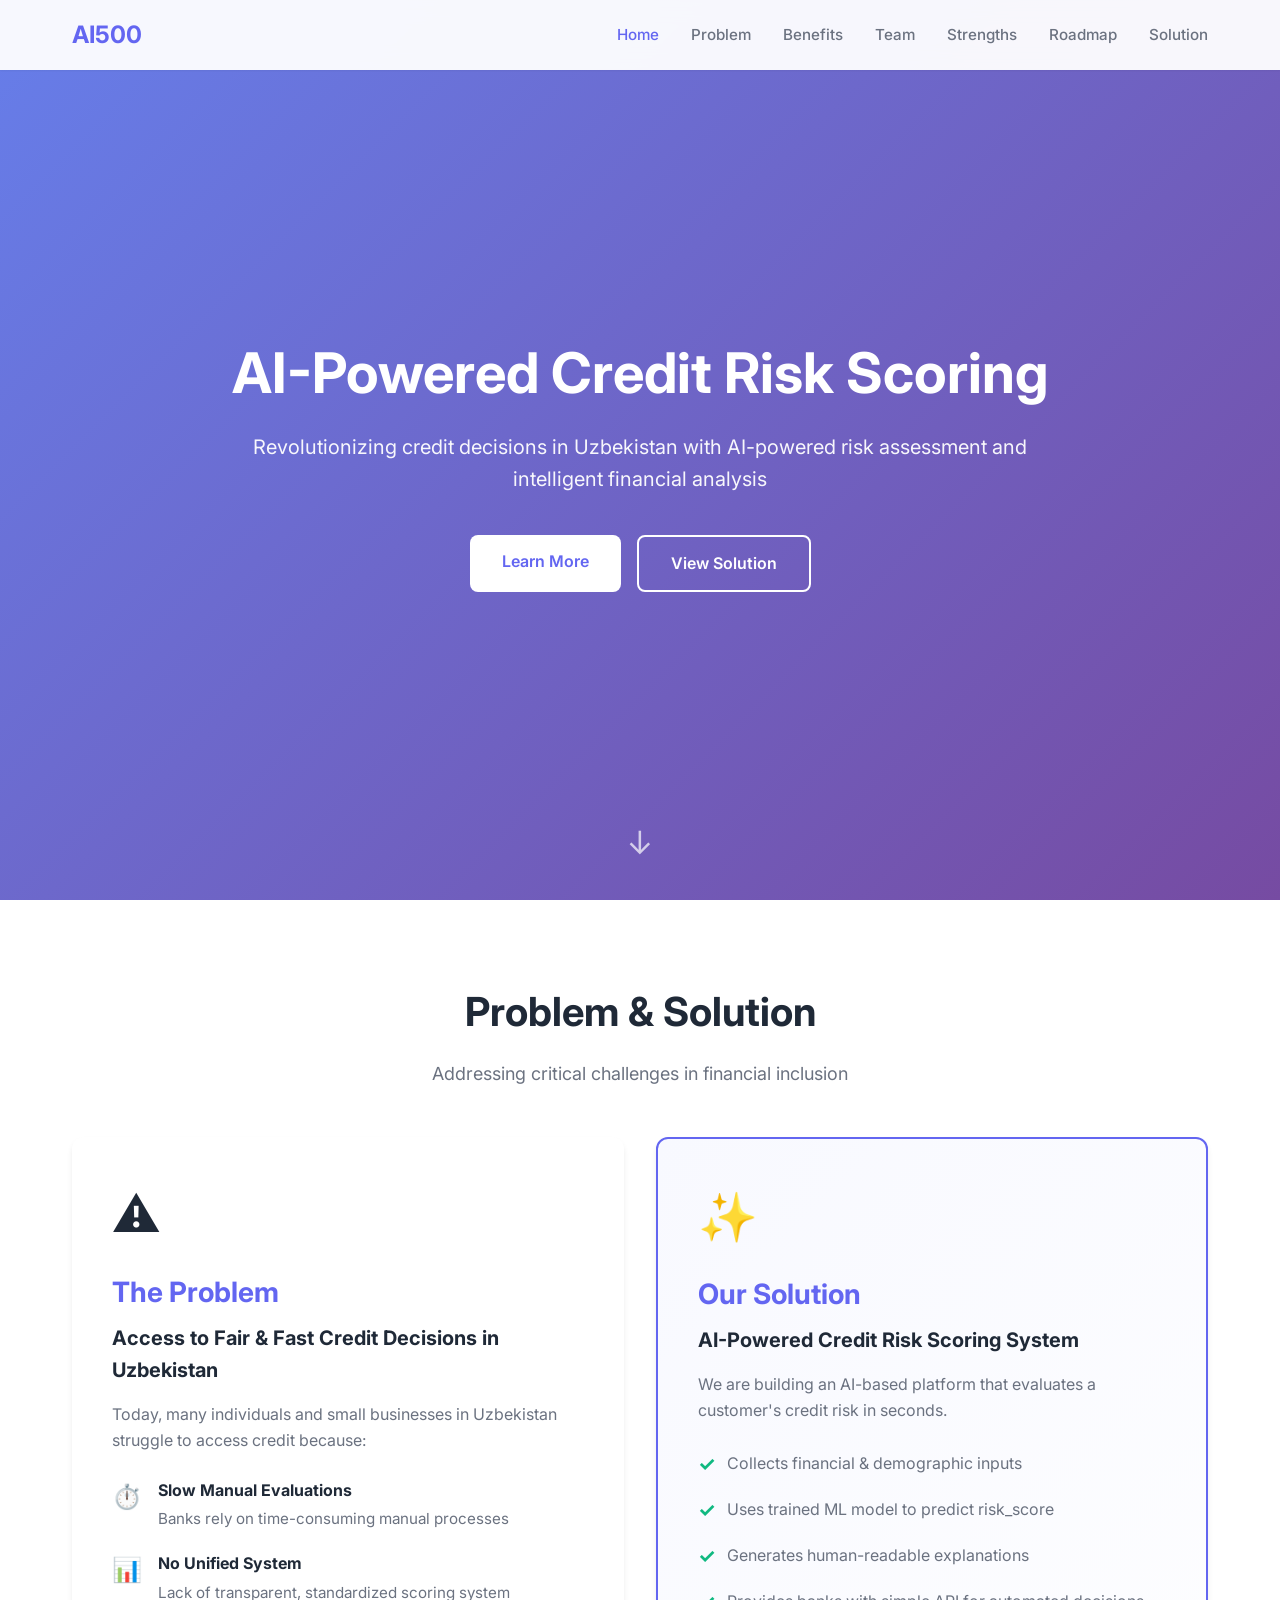
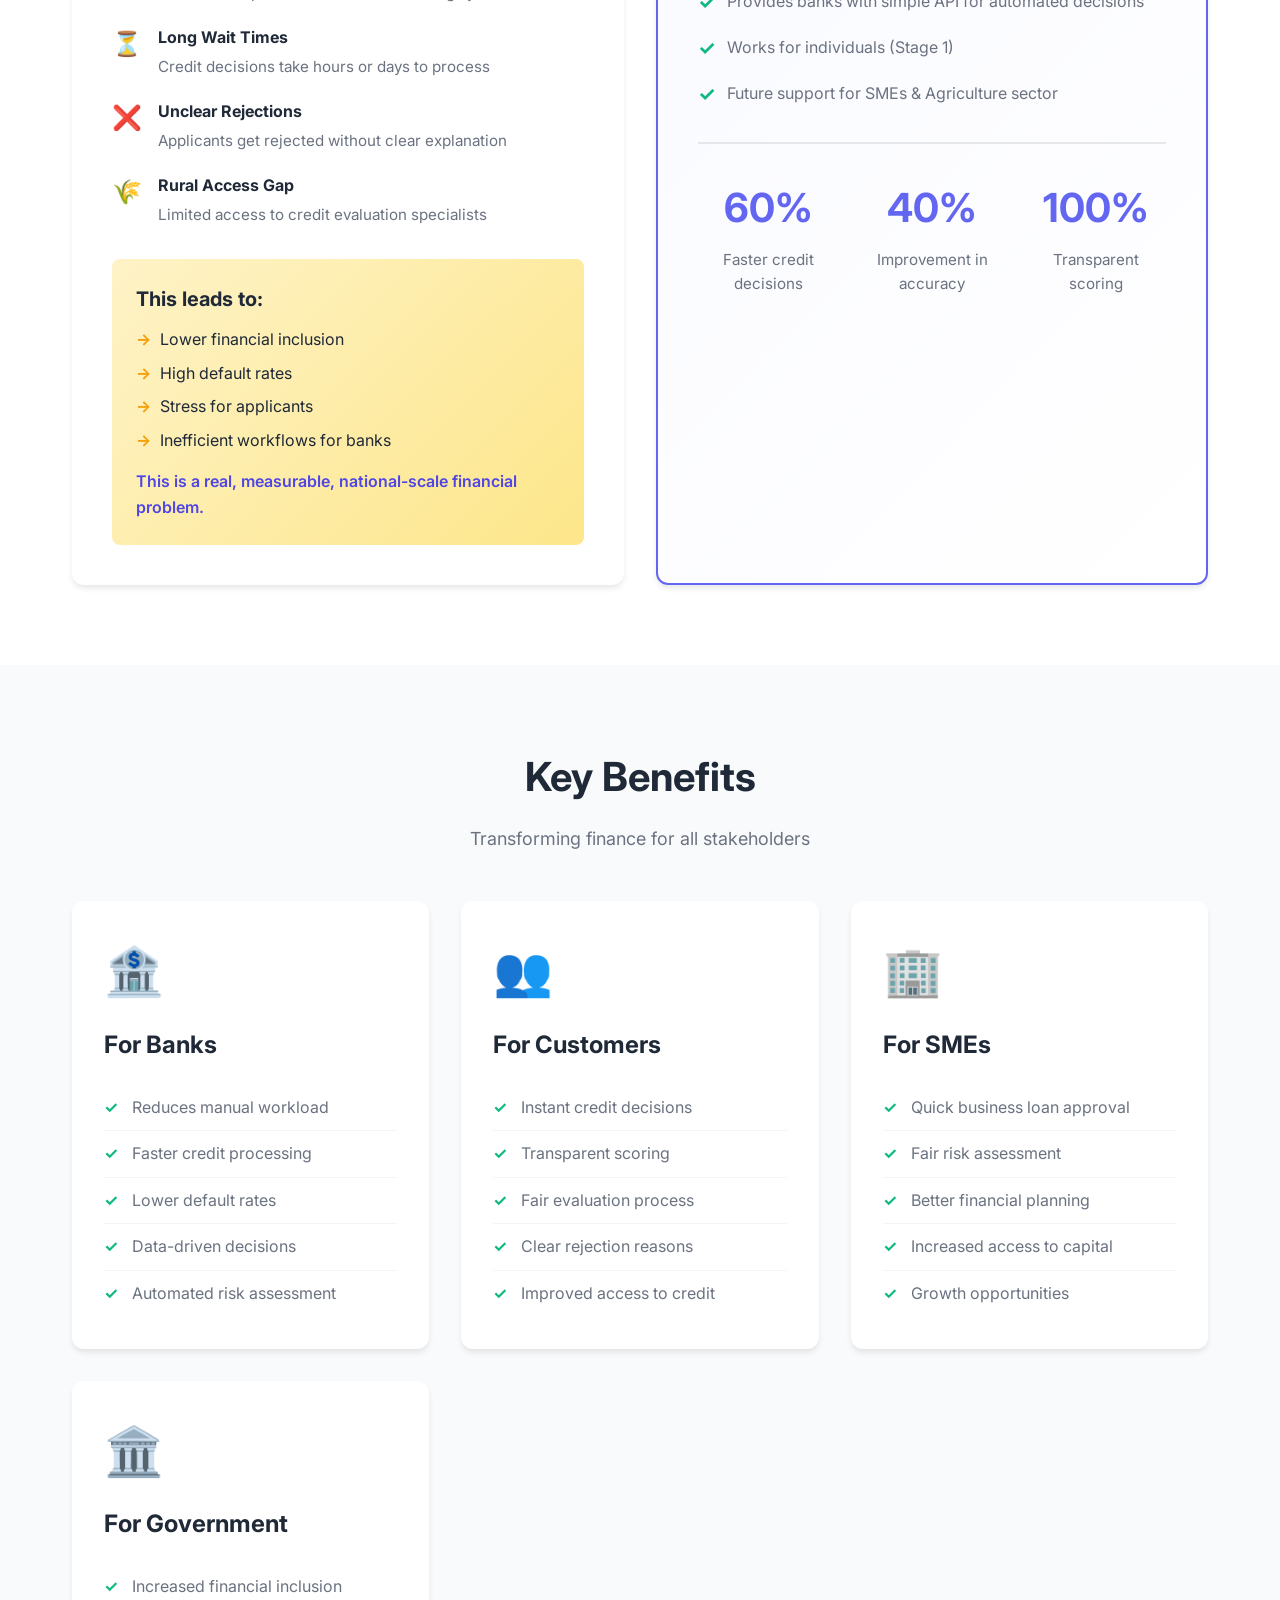
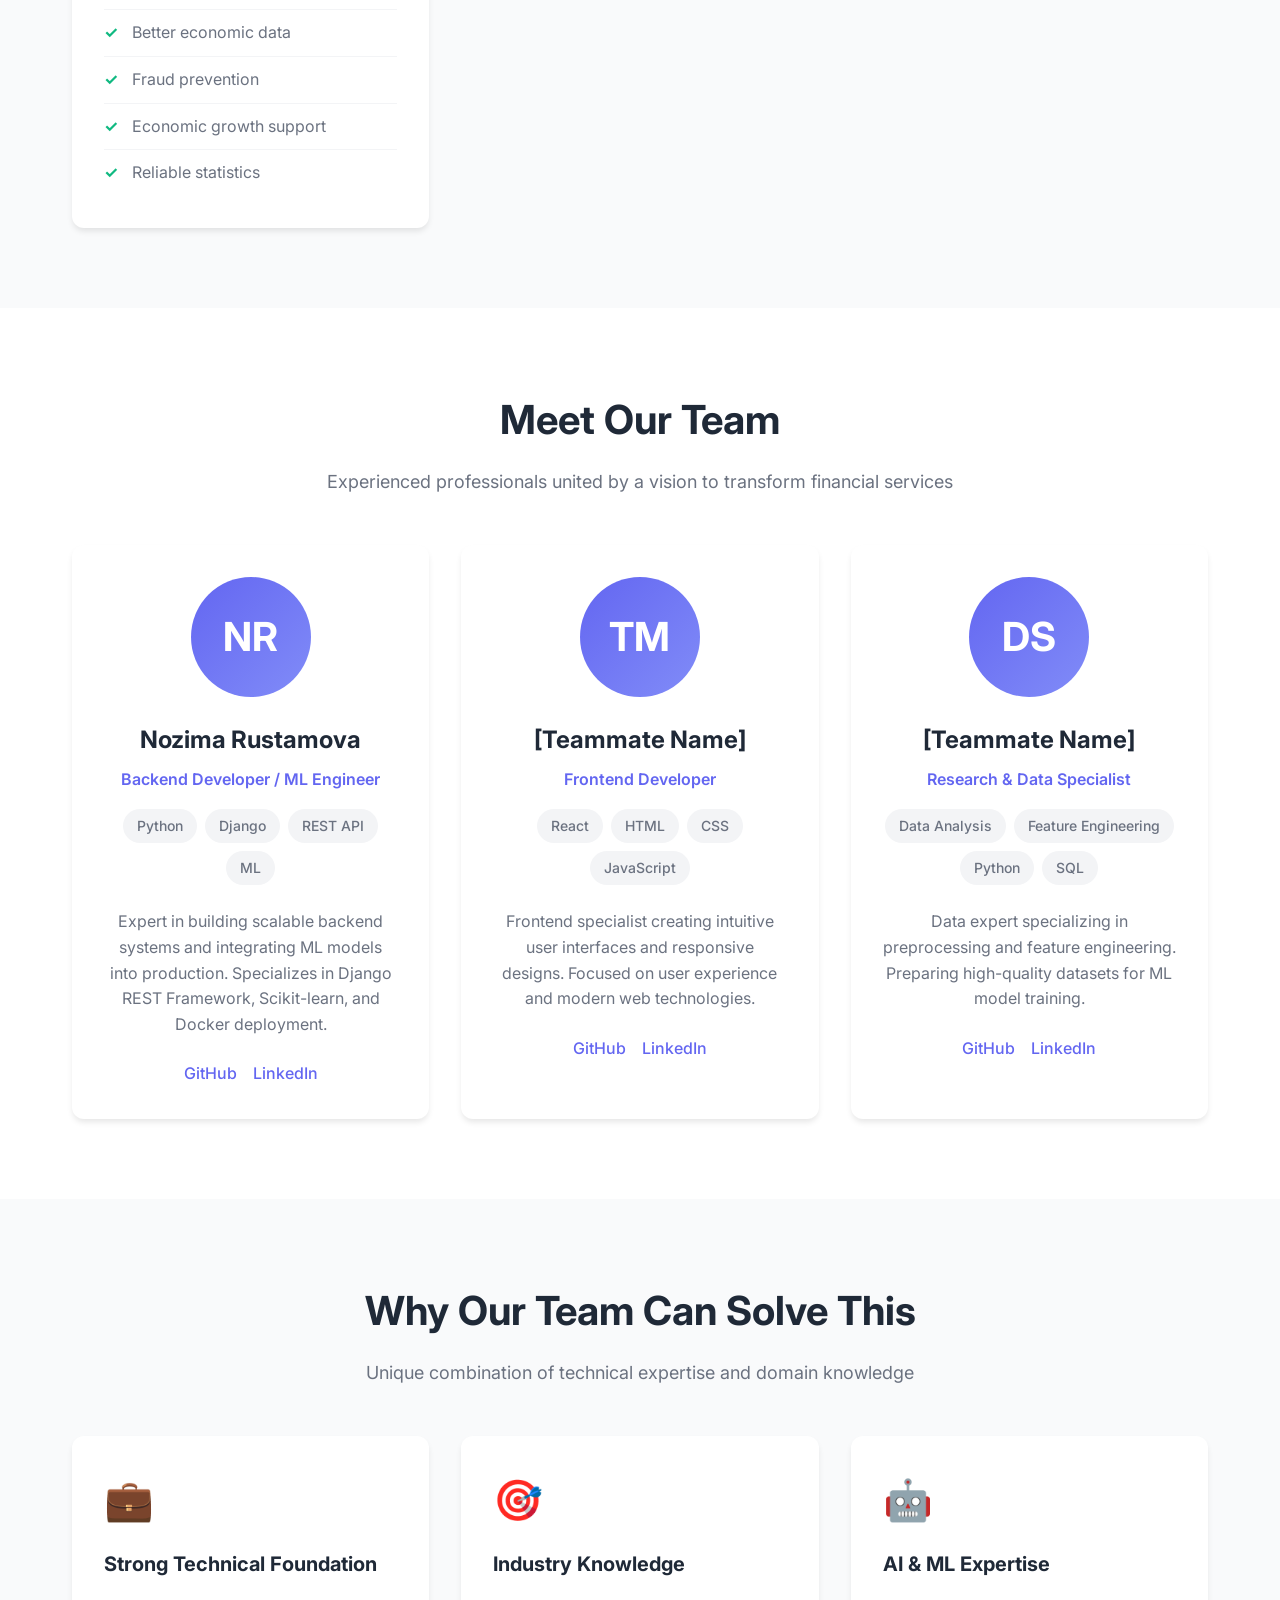
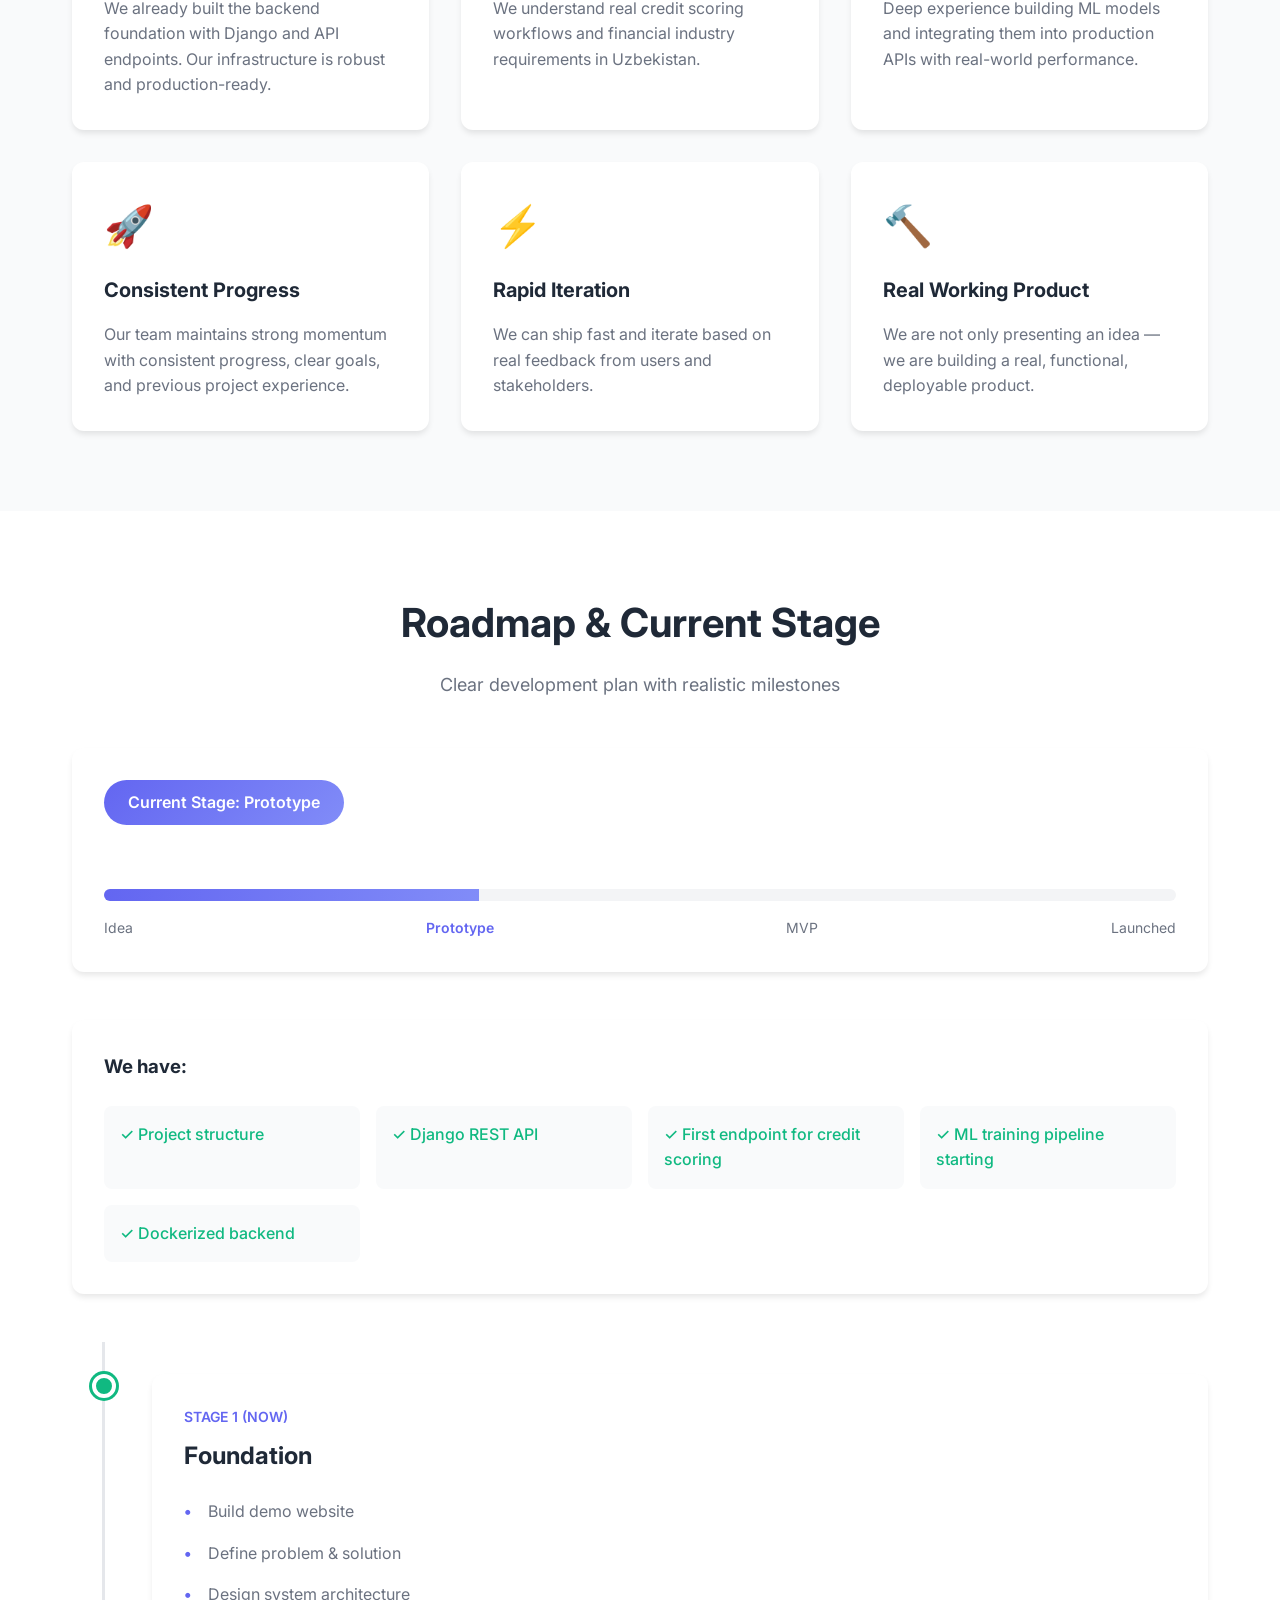
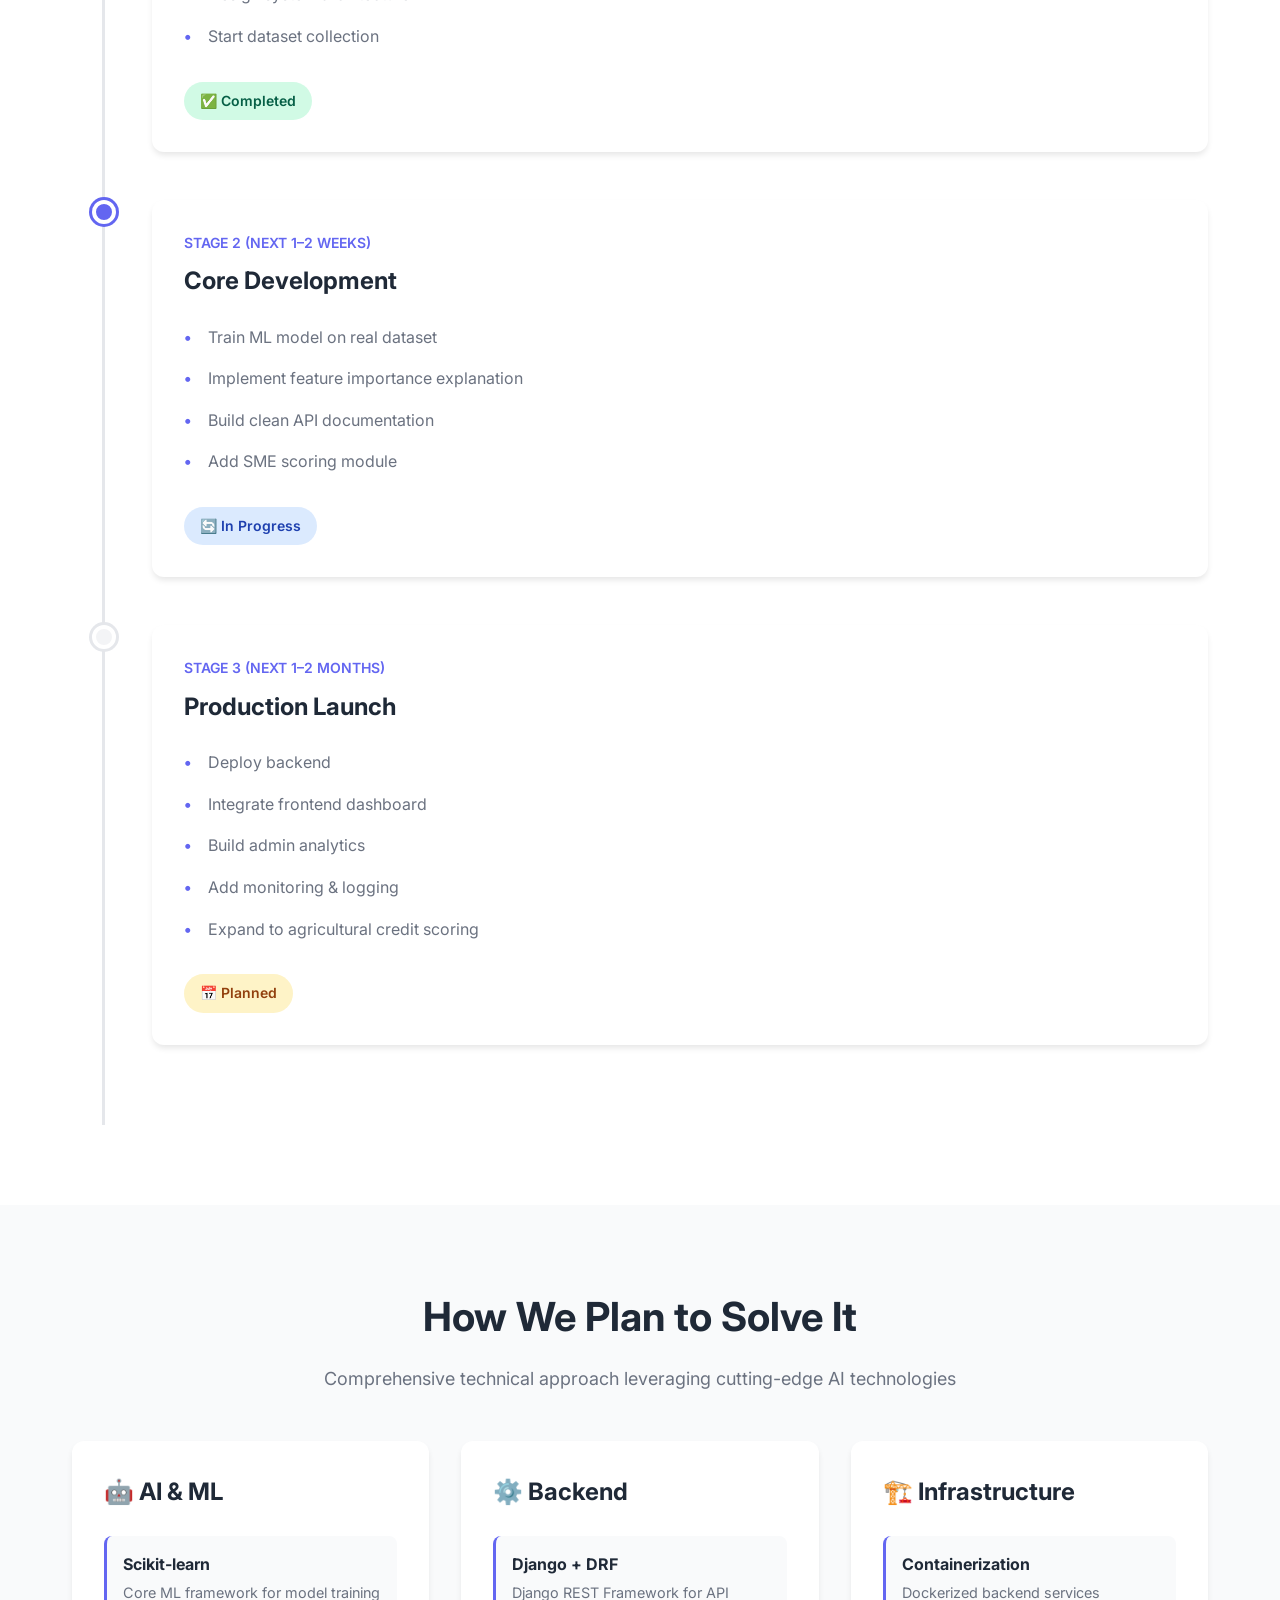
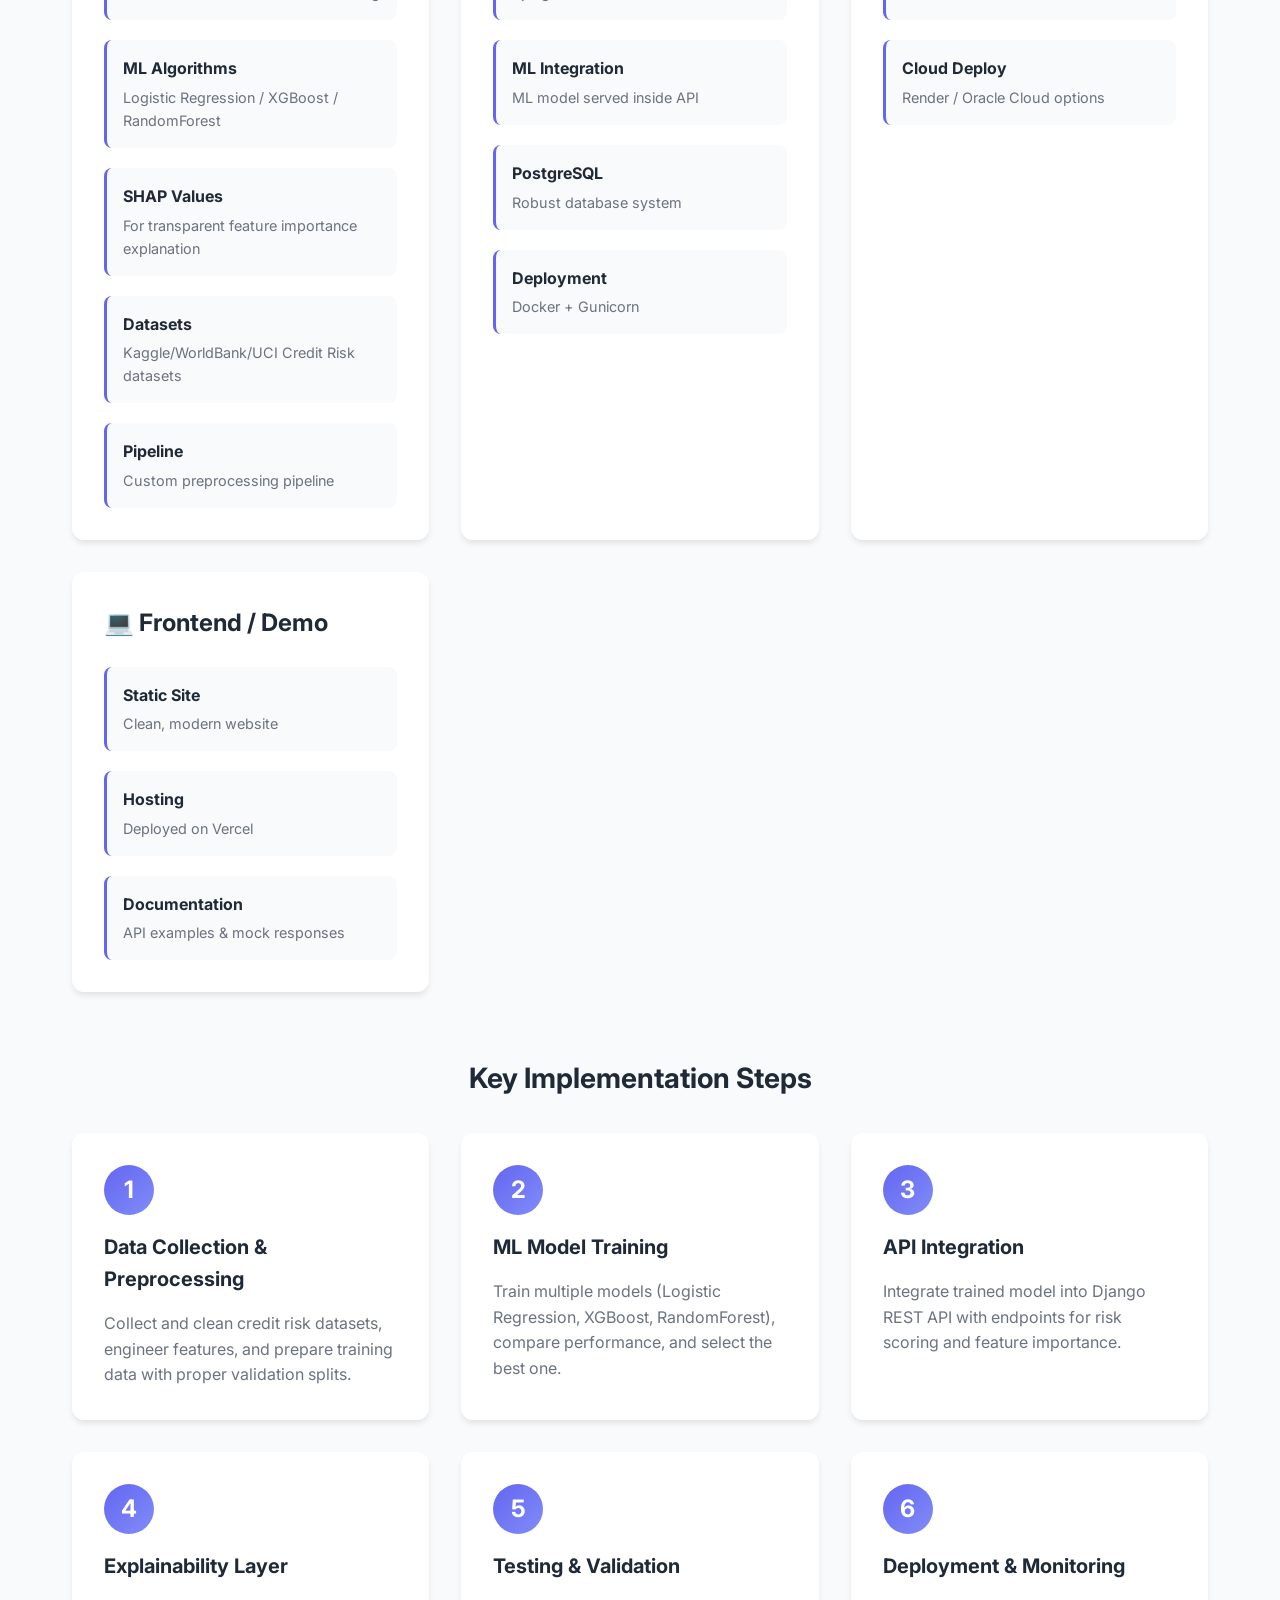
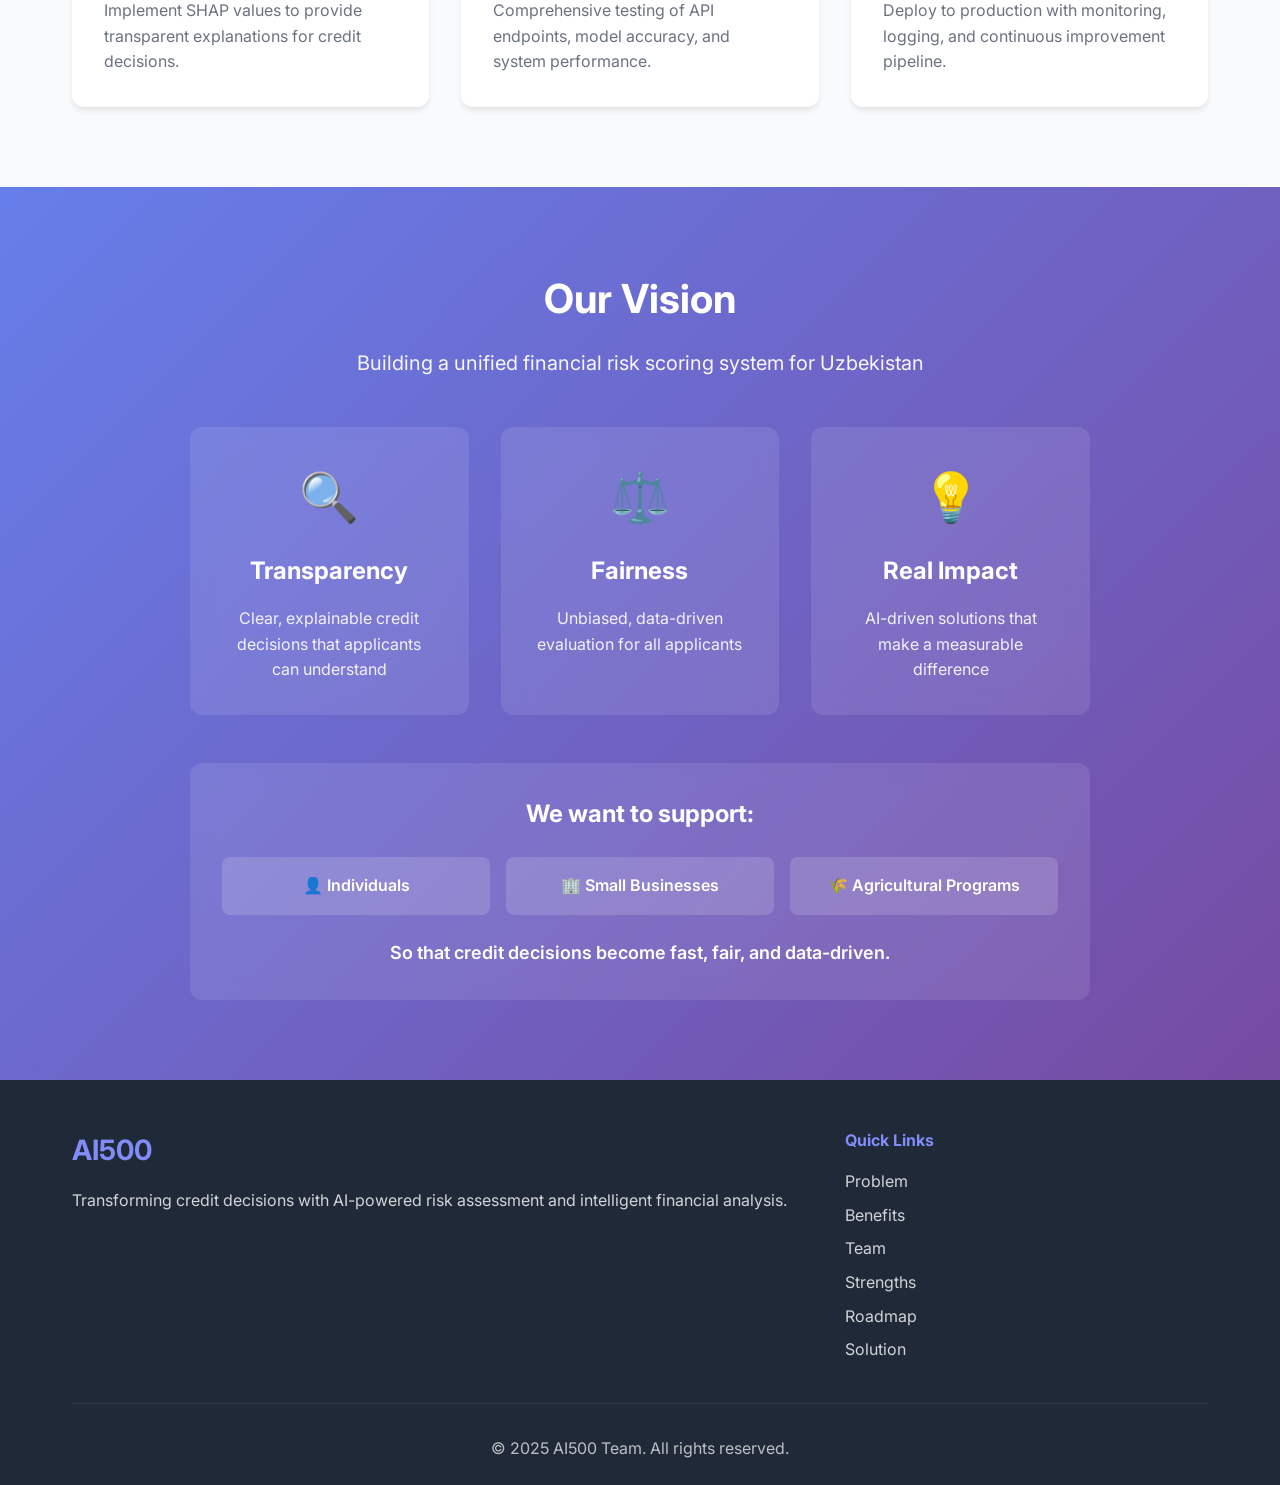
<file: PublicSite/index.html>
<!DOCTYPE html>
<html lang="en">
<head>
    <meta charset="UTF-8">
    <meta name="viewport" content="width=device-width, initial-scale=1.0">
    <title>AI500 - AI-Powered Credit Risk Scoring</title>
    <link rel="stylesheet" href="styles.css">
    <link href="https://fonts.googleapis.com/css2?family=Inter:wght@300;400;500;600;700&display=swap" rel="stylesheet">
</head>
<body>
    <!-- Navigation -->
    <nav class="navbar">
        <div class="container">
            <div class="nav-brand">AI500</div>
            <ul class="nav-menu">
                <li><a href="#hero">Home</a></li>
                <li><a href="#problem">Problem</a></li>
                <li><a href="#benefits">Benefits</a></li>
                <li><a href="#team">Team</a></li>
                <li><a href="#strengths">Strengths</a></li>
                <li><a href="#roadmap">Roadmap</a></li>
                <li><a href="#solution">Solution</a></li>
            </ul>
        </div>
    </nav>

    <!-- Hero Section -->
    <section id="hero" class="hero">
        <div class="container hero-content">
            <h1 class="hero-title">AI-Powered Credit Risk Scoring</h1>
            <p class="hero-subtitle">Revolutionizing credit decisions in Uzbekistan with AI-powered risk assessment and intelligent financial analysis</p>
            <div class="hero-buttons">
                <a href="#problem" class="btn btn-primary">Learn More</a>
                <a href="#solution" class="btn btn-secondary">View Solution</a>
            </div>
        </div>
        <div class="scroll-indicator">↓</div>
    </section>

    <!-- Problem & Solution Section -->
    <section id="problem" class="section">
        <div class="container">
            <h2 class="section-title">Problem & Solution</h2>
            <p class="section-subtitle">Addressing critical challenges in financial inclusion</p>

            <div class="problem-solution-grid">
                <!-- Problem -->
                <div class="card">
                    <div class="card-icon problem-icon">⚠️</div>
                    <h3>The Problem</h3>
                    <h4>Access to Fair & Fast Credit Decisions in Uzbekistan</h4>
                    <p class="subtext">Today, many individuals and small businesses in Uzbekistan struggle to access credit because:</p>
                    
                    <div class="issue-list">
                        <div class="issue-item">
                            <span class="issue-bullet">⏱️</span>
                            <div>
                                <strong>Slow Manual Evaluations</strong>
                                <p>Banks rely on time-consuming manual processes</p>
                            </div>
                        </div>
                        <div class="issue-item">
                            <span class="issue-bullet">📊</span>
                            <div>
                                <strong>No Unified System</strong>
                                <p>Lack of transparent, standardized scoring system</p>
                            </div>
                        </div>
                        <div class="issue-item">
                            <span class="issue-bullet">⏳</span>
                            <div>
                                <strong>Long Wait Times</strong>
                                <p>Credit decisions take hours or days to process</p>
                            </div>
                        </div>
                        <div class="issue-item">
                            <span class="issue-bullet">❌</span>
                            <div>
                                <strong>Unclear Rejections</strong>
                                <p>Applicants get rejected without clear explanation</p>
                            </div>
                        </div>
                        <div class="issue-item">
                            <span class="issue-bullet">🌾</span>
                            <div>
                                <strong>Rural Access Gap</strong>
                                <p>Limited access to credit evaluation specialists</p>
                            </div>
                        </div>
                    </div>

                    <div class="impact-box">
                        <h4>This leads to:</h4>
                        <ul>
                            <li>Lower financial inclusion</li>
                            <li>High default rates</li>
                            <li>Stress for applicants</li>
                            <li>Inefficient workflows for banks</li>
                        </ul>
                        <p class="highlight">This is a real, measurable, national-scale financial problem.</p>
                    </div>
                </div>

                <!-- Solution -->
                <div class="card card-highlight">
                    <div class="card-icon solution-icon">✨</div>
                    <h3>Our Solution</h3>
                    <h4>AI-Powered Credit Risk Scoring System</h4>
                    <p class="subtext">We are building an AI-based platform that evaluates a customer's credit risk in seconds.</p>
                    
                    <div class="feature-list">
                        <div class="feature-item">
                            <span class="feature-check">✓</span>
                            <p>Collects financial & demographic inputs</p>
                        </div>
                        <div class="feature-item">
                            <span class="feature-check">✓</span>
                            <p>Uses trained ML model to predict risk_score</p>
                        </div>
                        <div class="feature-item">
                            <span class="feature-check">✓</span>
                            <p>Generates human-readable explanations</p>
                        </div>
                        <div class="feature-item">
                            <span class="feature-check">✓</span>
                            <p>Provides banks with simple API for automated decisions</p>
                        </div>
                        <div class="feature-item">
                            <span class="feature-check">✓</span>
                            <p>Works for individuals (Stage 1)</p>
                        </div>
                        <div class="feature-item">
                            <span class="feature-check">✓</span>
                            <p>Future support for SMEs & Agriculture sector</p>
                        </div>
                    </div>

                    <div class="stats-grid">
                        <div class="stat-item">
                            <div class="stat-number">60%</div>
                            <div class="stat-label">Faster credit decisions</div>
                        </div>
                        <div class="stat-item">
                            <div class="stat-number">40%</div>
                            <div class="stat-label">Improvement in accuracy</div>
                        </div>
                        <div class="stat-item">
                            <div class="stat-number">100%</div>
                            <div class="stat-label">Transparent scoring</div>
                        </div>
                    </div>
                </div>
            </div>
        </div>
    </section>

    <!-- Benefits Section -->
    <section id="benefits" class="section section-alt">
        <div class="container">
            <h2 class="section-title">Key Benefits</h2>
            <p class="section-subtitle">Transforming finance for all stakeholders</p>

            <div class="benefits-grid">
                <div class="benefit-card">
                    <div class="benefit-icon">🏦</div>
                    <h3>For Banks</h3>
                    <ul>
                        <li>Reduces manual workload</li>
                        <li>Faster credit processing</li>
                        <li>Lower default rates</li>
                        <li>Data-driven decisions</li>
                        <li>Automated risk assessment</li>
                    </ul>
                </div>

                <div class="benefit-card">
                    <div class="benefit-icon">👥</div>
                    <h3>For Customers</h3>
                    <ul>
                        <li>Instant credit decisions</li>
                        <li>Transparent scoring</li>
                        <li>Fair evaluation process</li>
                        <li>Clear rejection reasons</li>
                        <li>Improved access to credit</li>
                    </ul>
                </div>

                <div class="benefit-card">
                    <div class="benefit-icon">🏢</div>
                    <h3>For SMEs</h3>
                    <ul>
                        <li>Quick business loan approval</li>
                        <li>Fair risk assessment</li>
                        <li>Better financial planning</li>
                        <li>Increased access to capital</li>
                        <li>Growth opportunities</li>
                    </ul>
                </div>

                <div class="benefit-card">
                    <div class="benefit-icon">🏛️</div>
                    <h3>For Government</h3>
                    <ul>
                        <li>Increased financial inclusion</li>
                        <li>Better economic data</li>
                        <li>Fraud prevention</li>
                        <li>Economic growth support</li>
                        <li>Reliable statistics</li>
                    </ul>
                </div>
            </div>
        </div>
    </section>

    <!-- Team Section -->
    <section id="team" class="section">
        <div class="container">
            <h2 class="section-title">Meet Our Team</h2>
            <p class="section-subtitle">Experienced professionals united by a vision to transform financial services</p>

            <div class="team-grid">
                <div class="team-card">
                    <div class="team-avatar">NR</div>
                    <h3>Nozima Rustamova</h3>
                    <p class="team-role">Backend Developer / ML Engineer</p>
                    <div class="team-skills">
                        <span class="skill-tag">Python</span>
                        <span class="skill-tag">Django</span>
                        <span class="skill-tag">REST API</span>
                        <span class="skill-tag">ML</span>
                    </div>
                    <p class="team-description">Expert in building scalable backend systems and integrating ML models into production. Specializes in Django REST Framework, Scikit-learn, and Docker deployment.</p>
                    <div class="team-links">
                        <a href="#" class="social-link">GitHub</a>
                        <a href="#" class="social-link">LinkedIn</a>
                    </div>
                </div>

                <div class="team-card">
                    <div class="team-avatar">TM</div>
                    <h3>[Teammate Name]</h3>
                    <p class="team-role">Frontend Developer</p>
                    <div class="team-skills">
                        <span class="skill-tag">React</span>
                        <span class="skill-tag">HTML</span>
                        <span class="skill-tag">CSS</span>
                        <span class="skill-tag">JavaScript</span>
                    </div>
                    <p class="team-description">Frontend specialist creating intuitive user interfaces and responsive designs. Focused on user experience and modern web technologies.</p>
                    <div class="team-links">
                        <a href="#" class="social-link">GitHub</a>
                        <a href="#" class="social-link">LinkedIn</a>
                    </div>
                </div>

                <div class="team-card">
                    <div class="team-avatar">DS</div>
                    <h3>[Teammate Name]</h3>
                    <p class="team-role">Research & Data Specialist</p>
                    <div class="team-skills">
                        <span class="skill-tag">Data Analysis</span>
                        <span class="skill-tag">Feature Engineering</span>
                        <span class="skill-tag">Python</span>
                        <span class="skill-tag">SQL</span>
                    </div>
                    <p class="team-description">Data expert specializing in preprocessing and feature engineering. Preparing high-quality datasets for ML model training.</p>
                    <div class="team-links">
                        <a href="#" class="social-link">GitHub</a>
                        <a href="#" class="social-link">LinkedIn</a>
                    </div>
                </div>
            </div>
        </div>
    </section>

    <!-- Strengths Section -->
    <section id="strengths" class="section section-alt">
        <div class="container">
            <h2 class="section-title">Why Our Team Can Solve This</h2>
            <p class="section-subtitle">Unique combination of technical expertise and domain knowledge</p>

            <div class="strengths-grid">
                <div class="strength-card">
                    <div class="strength-icon">💼</div>
                    <h3>Strong Technical Foundation</h3>
                    <p>We already built the backend foundation with Django and API endpoints. Our infrastructure is robust and production-ready.</p>
                </div>

                <div class="strength-card">
                    <div class="strength-icon">🎯</div>
                    <h3>Industry Knowledge</h3>
                    <p>We understand real credit scoring workflows and financial industry requirements in Uzbekistan.</p>
                </div>

                <div class="strength-card">
                    <div class="strength-icon">🤖</div>
                    <h3>AI & ML Expertise</h3>
                    <p>Deep experience building ML models and integrating them into production APIs with real-world performance.</p>
                </div>

                <div class="strength-card">
                    <div class="strength-icon">🚀</div>
                    <h3>Consistent Progress</h3>
                    <p>Our team maintains strong momentum with consistent progress, clear goals, and previous project experience.</p>
                </div>

                <div class="strength-card">
                    <div class="strength-icon">⚡</div>
                    <h3>Rapid Iteration</h3>
                    <p>We can ship fast and iterate based on real feedback from users and stakeholders.</p>
                </div>

                <div class="strength-card">
                    <div class="strength-icon">🔨</div>
                    <h3>Real Working Product</h3>
                    <p>We are not only presenting an idea — we are building a real, functional, deployable product.</p>
                </div>
            </div>
        </div>
    </section>

    <!-- Roadmap Section -->
    <section id="roadmap" class="section">
        <div class="container">
            <h2 class="section-title">Roadmap & Current Stage</h2>
            <p class="section-subtitle">Clear development plan with realistic milestones</p>

            <div class="current-stage">
                <div class="stage-badge">Current Stage: Prototype</div>
                <div class="stage-progress">
                    <div class="progress-bar">
                        <div class="progress-fill" style="width: 35%"></div>
                    </div>
                    <div class="progress-labels">
                        <span>Idea</span>
                        <span class="active">Prototype</span>
                        <span>MVP</span>
                        <span>Launched</span>
                    </div>
                </div>
            </div>

            <div class="current-status">
                <h3>We have:</h3>
                <div class="status-grid">
                    <div class="status-item completed">✓ Project structure</div>
                    <div class="status-item completed">✓ Django REST API</div>
                    <div class="status-item completed">✓ First endpoint for credit scoring</div>
                    <div class="status-item completed">✓ ML training pipeline starting</div>
                    <div class="status-item completed">✓ Dockerized backend</div>
                </div>
            </div>

            <div class="timeline">
                <div class="timeline-item">
                    <div class="timeline-marker completed"></div>
                    <div class="timeline-content">
                        <div class="timeline-period">Stage 1 (Now)</div>
                        <h3>Foundation</h3>
                        <ul>
                            <li>Build demo website</li>
                            <li>Define problem & solution</li>
                            <li>Design system architecture</li>
                            <li>Start dataset collection</li>
                        </ul>
                        <div class="timeline-status status-completed">✅ Completed</div>
                    </div>
                </div>

                <div class="timeline-item">
                    <div class="timeline-marker active"></div>
                    <div class="timeline-content">
                        <div class="timeline-period">Stage 2 (Next 1–2 weeks)</div>
                        <h3>Core Development</h3>
                        <ul>
                            <li>Train ML model on real dataset</li>
                            <li>Implement feature importance explanation</li>
                            <li>Build clean API documentation</li>
                            <li>Add SME scoring module</li>
                        </ul>
                        <div class="timeline-status status-progress">🔄 In Progress</div>
                    </div>
                </div>

                <div class="timeline-item">
                    <div class="timeline-marker"></div>
                    <div class="timeline-content">
                        <div class="timeline-period">Stage 3 (Next 1–2 months)</div>
                        <h3>Production Launch</h3>
                        <ul>
                            <li>Deploy backend</li>
                            <li>Integrate frontend dashboard</li>
                            <li>Build admin analytics</li>
                            <li>Add monitoring & logging</li>
                            <li>Expand to agricultural credit scoring</li>
                        </ul>
                        <div class="timeline-status status-planned">📅 Planned</div>
                    </div>
                </div>
            </div>
        </div>
    </section>

    <!-- Solution/Tech Stack Section -->
    <section id="solution" class="section section-alt">
        <div class="container">
            <h2 class="section-title">How We Plan to Solve It</h2>
            <p class="section-subtitle">Comprehensive technical approach leveraging cutting-edge AI technologies</p>

            <div class="tech-overview">
                <div class="tech-category">
                    <h3>🤖 AI & ML</h3>
                    <div class="tech-items">
                        <div class="tech-item">
                            <strong>Scikit-learn</strong>
                            <p>Core ML framework for model training</p>
                        </div>
                        <div class="tech-item">
                            <strong>ML Algorithms</strong>
                            <p>Logistic Regression / XGBoost / RandomForest</p>
                        </div>
                        <div class="tech-item">
                            <strong>SHAP Values</strong>
                            <p>For transparent feature importance explanation</p>
                        </div>
                        <div class="tech-item">
                            <strong>Datasets</strong>
                            <p>Kaggle/WorldBank/UCI Credit Risk datasets</p>
                        </div>
                        <div class="tech-item">
                            <strong>Pipeline</strong>
                            <p>Custom preprocessing pipeline</p>
                        </div>
                    </div>
                </div>

                <div class="tech-category">
                    <h3>⚙️ Backend</h3>
                    <div class="tech-items">
                        <div class="tech-item">
                            <strong>Django + DRF</strong>
                            <p>Django REST Framework for API</p>
                        </div>
                        <div class="tech-item">
                            <strong>ML Integration</strong>
                            <p>ML model served inside API</p>
                        </div>
                        <div class="tech-item">
                            <strong>PostgreSQL</strong>
                            <p>Robust database system</p>
                        </div>
                        <div class="tech-item">
                            <strong>Deployment</strong>
                            <p>Docker + Gunicorn</p>
                        </div>
                    </div>
                </div>

                <div class="tech-category">
                    <h3>🏗️ Infrastructure</h3>
                    <div class="tech-items">
                        <div class="tech-item">
                            <strong>Containerization</strong>
                            <p>Dockerized backend services</p>
                        </div>
                        <div class="tech-item">
                            <strong>Cloud Deploy</strong>
                            <p>Render / Oracle Cloud options</p>
                        </div>
                    </div>
                </div>

                <div class="tech-category">
                    <h3>💻 Frontend / Demo</h3>
                    <div class="tech-items">
                        <div class="tech-item">
                            <strong>Static Site</strong>
                            <p>Clean, modern website</p>
                        </div>
                        <div class="tech-item">
                            <strong>Hosting</strong>
                            <p>Deployed on Vercel</p>
                        </div>
                        <div class="tech-item">
                            <strong>Documentation</strong>
                            <p>API examples & mock responses</p>
                        </div>
                    </div>
                </div>
            </div>

            <div class="architecture-steps">
                <h3>Key Implementation Steps</h3>
                <div class="steps-grid">
                    <div class="step-card">
                        <div class="step-number">1</div>
                        <h4>Data Collection & Preprocessing</h4>
                        <p>Collect and clean credit risk datasets, engineer features, and prepare training data with proper validation splits.</p>
                    </div>
                    <div class="step-card">
                        <div class="step-number">2</div>
                        <h4>ML Model Training</h4>
                        <p>Train multiple models (Logistic Regression, XGBoost, RandomForest), compare performance, and select the best one.</p>
                    </div>
                    <div class="step-card">
                        <div class="step-number">3</div>
                        <h4>API Integration</h4>
                        <p>Integrate trained model into Django REST API with endpoints for risk scoring and feature importance.</p>
                    </div>
                    <div class="step-card">
                        <div class="step-number">4</div>
                        <h4>Explainability Layer</h4>
                        <p>Implement SHAP values to provide transparent explanations for credit decisions.</p>
                    </div>
                    <div class="step-card">
                        <div class="step-number">5</div>
                        <h4>Testing & Validation</h4>
                        <p>Comprehensive testing of API endpoints, model accuracy, and system performance.</p>
                    </div>
                    <div class="step-card">
                        <div class="step-number">6</div>
                        <h4>Deployment & Monitoring</h4>
                        <p>Deploy to production with monitoring, logging, and continuous improvement pipeline.</p>
                    </div>
                </div>
            </div>
        </div>
    </section>

    <!-- Vision Section -->
    <section id="vision" class="section vision-section">
        <div class="container">
            <div class="vision-content">
                <h2>Our Vision</h2>
                <p class="vision-intro">Building a unified financial risk scoring system for Uzbekistan</p>
                
                <div class="vision-pillars">
                    <div class="pillar">
                        <div class="pillar-icon">🔍</div>
                        <h3>Transparency</h3>
                        <p>Clear, explainable credit decisions that applicants can understand</p>
                    </div>
                    <div class="pillar">
                        <div class="pillar-icon">⚖️</div>
                        <h3>Fairness</h3>
                        <p>Unbiased, data-driven evaluation for all applicants</p>
                    </div>
                    <div class="pillar">
                        <div class="pillar-icon">💡</div>
                        <h3>Real Impact</h3>
                        <p>AI-driven solutions that make a measurable difference</p>
                    </div>
                </div>

                <div class="vision-targets">
                    <h3>We want to support:</h3>
                    <div class="targets-grid">
                        <div class="target-item">👤 Individuals</div>
                        <div class="target-item">🏢 Small Businesses</div>
                        <div class="target-item">🌾 Agricultural Programs</div>
                    </div>
                    <p class="vision-goal">So that credit decisions become fast, fair, and data-driven.</p>
                </div>
            </div>
        </div>
    </section>

    <!-- Footer -->
    <footer class="footer">
        <div class="container">
            <div class="footer-content">
                <div class="footer-brand">
                    <h3>AI500</h3>
                    <p>Transforming credit decisions with AI-powered risk assessment and intelligent financial analysis.</p>
                </div>
                <div class="footer-links">
                    <h4>Quick Links</h4>
                    <ul>
                        <li><a href="#problem">Problem</a></li>
                        <li><a href="#benefits">Benefits</a></li>
                        <li><a href="#team">Team</a></li>
                        <li><a href="#strengths">Strengths</a></li>
                        <li><a href="#roadmap">Roadmap</a></li>
                        <li><a href="#solution">Solution</a></li>
                    </ul>
                </div>
            </div>
            <div class="footer-bottom">
                <p>&copy; 2025 AI500 Team. All rights reserved.</p>
            </div>
        </div>
    </footer>

    <script src="script.js"></script>
</body>
</html>
</file>
<file: styles.css>
/* Reset and Base Styles */
* {
    margin: 0;
    padding: 0;
    box-sizing: border-box;
}

:root {
    --primary-color: #10b981;
    --primary-dark: #059669;
    --primary-light: #34d399;
    --secondary-color: #14b8a6;
    --accent-color: #f59e0b;
    --text-primary: #1f2937;
    --text-secondary: #6b7280;
    --text-light: #9ca3af;
    --bg-primary: #ffffff;
    --bg-secondary: #f9fafb;
    --bg-alt: #f3f4f6;
    --border-color: #e5e7eb;
    --shadow-sm: 0 1px 2px 0 rgba(0, 0, 0, 0.05);
    --shadow-md: 0 4px 6px -1px rgba(0, 0, 0, 0.1);
    --shadow-lg: 0 10px 15px -3px rgba(0, 0, 0, 0.1);
    --shadow-xl: 0 20px 25px -5px rgba(0, 0, 0, 0.1);
}

html {
    scroll-behavior: smooth;
}

body {
    font-family: 'Inter', -apple-system, BlinkMacSystemFont, 'Segoe UI', sans-serif;
    line-height: 1.6;
    color: var(--text-primary);
    background-color: var(--bg-primary);
}

.container {
    max-width: 1200px;
    margin: 0 auto;
    padding: 0 2rem;
}

/* Navigation */
.navbar {
    position: fixed;
    top: 0;
    left: 0;
    right: 0;
    background: rgba(255, 255, 255, 0.95);
    backdrop-filter: blur(10px);
    box-shadow: var(--shadow-sm);
    z-index: 1000;
    transition: all 0.3s ease;
}

.navbar .container {
    display: flex;
    justify-content: space-between;
    align-items: center;
    padding: 1rem 2rem;
}

.nav-brand {
    font-size: 1.5rem;
    font-weight: 700;
    color: var(--primary-color);
}

.nav-menu {
    display: flex;
    list-style: none;
    gap: 2rem;
}

.nav-menu a {
    text-decoration: none;
    color: var(--text-secondary);
    font-weight: 500;
    transition: color 0.3s ease;
    font-size: 0.95rem;
}

.nav-menu a:hover {
    color: var(--primary-color);
}

/* Hero Section */
.hero {
    min-height: 100vh;
    display: flex;
    flex-direction: column;
    justify-content: center;
    align-items: center;
    background: linear-gradient(135deg, #059669 0%, #047857 100%);
    color: white;
    text-align: center;
    padding: 6rem 2rem 4rem;
    position: relative;
}

.hero-brand {
    font-size: 1.5rem;
    font-weight: 700;
    margin-bottom: 1rem;
    opacity: 0.95;
    letter-spacing: 2px;
}

.hero-content {
    max-width: 900px;
    animation: fadeInUp 0.8s ease;
}

.hero-title {
    font-size: 3.5rem;
    font-weight: 700;
    margin-bottom: 1.5rem;
    line-height: 1.2;
}

.hero-subtitle {
    font-size: 1.25rem;
    margin-bottom: 2.5rem;
    opacity: 0.95;
    line-height: 1.6;
}

.hero-buttons {
    display: flex;
    gap: 1rem;
    justify-content: center;
    flex-wrap: wrap;
}

.btn {
    padding: 0.875rem 2rem;
    border-radius: 8px;
    text-decoration: none;
    font-weight: 600;
    transition: all 0.3s ease;
    display: inline-block;
    font-size: 1rem;
}

.btn-primary {
    background: white;
    color: var(--primary-color);
}

.btn-primary:hover {
    transform: translateY(-2px);
    box-shadow: var(--shadow-lg);
}

.btn-secondary {
    background: transparent;
    color: white;
    border: 2px solid white;
}

.btn-secondary:hover {
    background: white;
    color: var(--primary-color);
}

.scroll-indicator {
    position: absolute;
    bottom: 2rem;
    font-size: 2rem;
    animation: bounce 2s infinite;
    opacity: 0.7;
}

@keyframes bounce {
    0%, 20%, 50%, 80%, 100% {
        transform: translateY(0);
    }
    40% {
        transform: translateY(-10px);
    }
    60% {
        transform: translateY(-5px);
    }
}

@keyframes fadeInUp {
    from {
        opacity: 0;
        transform: translateY(30px);
    }
    to {
        opacity: 1;
        transform: translateY(0);
    }
}

/* Section Styles */
.section {
    padding: 5rem 0;
}

.section-alt {
    background-color: var(--bg-secondary);
}

.section-title {
    font-size: 2.5rem;
    font-weight: 700;
    text-align: center;
    margin-bottom: 1rem;
    color: var(--text-primary);
}

.section-subtitle {
    text-align: center;
    font-size: 1.125rem;
    color: var(--text-secondary);
    margin-bottom: 3rem;
    max-width: 700px;
    margin-left: auto;
    margin-right: auto;
}

/* Problem & Solution Grid */
.problem-solution-grid {
    display: grid;
    grid-template-columns: repeat(auto-fit, minmax(500px, 1fr));
    gap: 2rem;
    margin-top: 3rem;
}

.card {
    background: white;
    border-radius: 12px;
    padding: 2.5rem;
    box-shadow: var(--shadow-md);
    transition: transform 0.3s ease, box-shadow 0.3s ease;
}

.card:hover {
    transform: translateY(-5px);
    box-shadow: var(--shadow-xl);
}

.card-highlight {
    border: 2px solid var(--primary-color);
    background: linear-gradient(135deg, #f8f9ff 0%, #ffffff 100%);
}

.card-icon {
    font-size: 3rem;
    margin-bottom: 1rem;
}

.card h3 {
    font-size: 1.75rem;
    margin-bottom: 0.5rem;
    color: var(--primary-color);
}

.card h4 {
    font-size: 1.25rem;
    margin-bottom: 1rem;
    color: var(--text-primary);
}

.subtext {
    color: var(--text-secondary);
    margin-bottom: 1.5rem;
}

/* Issue List */
.issue-list {
    display: flex;
    flex-direction: column;
    gap: 1.25rem;
    margin: 1.5rem 0;
}

.issue-item {
    display: flex;
    gap: 1rem;
    align-items: flex-start;
}

.issue-bullet {
    font-size: 1.5rem;
    flex-shrink: 0;
}

.issue-item strong {
    display: block;
    color: var(--text-primary);
    margin-bottom: 0.25rem;
}

.issue-item p {
    color: var(--text-secondary);
    font-size: 0.95rem;
}

/* Feature List */
.feature-list {
    display: flex;
    flex-direction: column;
    gap: 0.875rem;
    margin: 1.5rem 0;
}

.feature-item {
    display: flex;
    align-items: center;
    gap: 0.75rem;
}

.feature-check {
    color: var(--secondary-color);
    font-weight: 700;
    font-size: 1.25rem;
    flex-shrink: 0;
}

.feature-item p {
    color: var(--text-secondary);
    margin: 0;
}

/* Stats Grid */
.stats-grid {
    display: grid;
    grid-template-columns: repeat(3, 1fr);
    gap: 1.5rem;
    margin-top: 2rem;
    padding-top: 2rem;
    border-top: 2px solid var(--border-color);
}

.stat-item {
    text-align: center;
}

.stat-number {
    font-size: 2.5rem;
    font-weight: 700;
    color: var(--primary-color);
    margin-bottom: 0.5rem;
}

.stat-label {
    font-size: 0.95rem;
    color: var(--text-secondary);
}

/* Impact Box */
.impact-box {
    background: linear-gradient(135deg, #fef3c7 0%, #fde68a 100%);
    padding: 1.5rem;
    border-radius: 8px;
    margin-top: 2rem;
}

.impact-box h4 {
    margin-bottom: 0.75rem;
    color: var(--text-primary);
}

.impact-box ul {
    list-style: none;
    margin-bottom: 1rem;
}

.impact-box ul li {
    padding-left: 1.5rem;
    position: relative;
    margin-bottom: 0.5rem;
}

.impact-box ul li:before {
    content: "→";
    position: absolute;
    left: 0;
    color: var(--accent-color);
    font-weight: 700;
}

.highlight {
    font-weight: 600;
    color: var(--primary-dark);
    margin-top: 1rem;
}

/* Benefits Grid */
.benefits-grid {
    display: grid;
    grid-template-columns: repeat(auto-fit, minmax(280px, 1fr));
    gap: 2rem;
    margin-top: 3rem;
}

.benefit-card {
    background: white;
    border-radius: 12px;
    padding: 2rem;
    box-shadow: var(--shadow-md);
    transition: all 0.3s ease;
}

.benefit-card:hover {
    transform: translateY(-5px);
    box-shadow: var(--shadow-xl);
}

.benefit-icon {
    font-size: 3rem;
    margin-bottom: 1rem;
}

.benefit-card h3 {
    font-size: 1.5rem;
    margin-bottom: 1.25rem;
    color: var(--text-primary);
}

.benefit-card ul {
    list-style: none;
}

.benefit-card ul li {
    padding: 0.625rem 0;
    padding-left: 1.75rem;
    position: relative;
    color: var(--text-secondary);
    border-bottom: 1px solid var(--bg-alt);
}

.benefit-card ul li:last-child {
    border-bottom: none;
}

.benefit-card ul li:before {
    content: "✓";
    position: absolute;
    left: 0;
    color: var(--secondary-color);
    font-weight: 700;
}

/* Team Section */
.team-grid {
    display: grid;
    grid-template-columns: repeat(auto-fit, minmax(320px, 1fr));
    gap: 2rem;
    margin-top: 3rem;
}

.team-card {
    background: white;
    border-radius: 12px;
    padding: 2rem;
    box-shadow: var(--shadow-md);
    text-align: center;
    transition: all 0.3s ease;
}

.team-card:hover {
    transform: translateY(-5px);
    box-shadow: var(--shadow-xl);
}

.team-avatar {
    width: 120px;
    height: 120px;
    background: linear-gradient(135deg, var(--primary-color), var(--primary-light));
    color: white;
    border-radius: 50%;
    display: flex;
    align-items: center;
    justify-content: center;
    font-size: 2.5rem;
    font-weight: 700;
    margin: 0 auto 1.5rem;
}

.team-photo {
    width: 140px;
    height: 140px;
    border-radius: 50%;
    object-fit: cover;
    margin: 0 auto 1.5rem;
    display: block;
    border: 4px solid var(--primary-color);
    box-shadow: var(--shadow-lg);
}

.team-card h3 {
    font-size: 1.5rem;
    margin-bottom: 0.5rem;
    color: var(--text-primary);
}

.team-role {
    color: var(--primary-color);
    font-weight: 600;
    margin-bottom: 0.5rem;
}

.team-institution {
    color: var(--text-secondary);
    font-size: 0.95rem;
    margin-bottom: 1rem;
    font-weight: 500;
}

.team-skills {
    display: flex;
    flex-wrap: wrap;
    gap: 0.5rem;
    justify-content: center;
    margin: 1rem 0;
}

.skill-tag {
    background: var(--bg-alt);
    color: var(--text-secondary);
    padding: 0.375rem 0.875rem;
    border-radius: 20px;
    font-size: 0.875rem;
    font-weight: 500;
}

.team-description {
    color: var(--text-secondary);
    margin: 1.5rem 0;
    line-height: 1.6;
}

.team-links {
    display: flex;
    gap: 1rem;
    justify-content: center;
    margin-top: 1.5rem;
}

.social-link {
    color: var(--primary-color);
    text-decoration: none;
    font-weight: 500;
    transition: color 0.3s ease;
}

.social-link:hover {
    color: var(--primary-dark);
}

/* Strengths Grid */
.strengths-grid {
    display: grid;
    grid-template-columns: repeat(auto-fit, minmax(340px, 1fr));
    gap: 2rem;
    margin-top: 3rem;
}

.strength-card {
    background: white;
    border-radius: 12px;
    padding: 2rem;
    box-shadow: var(--shadow-md);
    transition: all 0.3s ease;
}

.strength-card:hover {
    transform: translateY(-5px);
    box-shadow: var(--shadow-xl);
    border-left: 4px solid var(--primary-color);
}

.strength-icon {
    font-size: 2.5rem;
    margin-bottom: 1rem;
}

.strength-card h3 {
    font-size: 1.25rem;
    margin-bottom: 1rem;
    color: var(--text-primary);
}

.strength-card p {
    color: var(--text-secondary);
    line-height: 1.6;
}

/* Roadmap Section */
.current-stage {
    background: white;
    border-radius: 12px;
    padding: 2rem;
    box-shadow: var(--shadow-md);
    margin-bottom: 3rem;
}

.stage-badge {
    display: inline-block;
    background: linear-gradient(135deg, var(--primary-color), var(--primary-light));
    color: white;
    padding: 0.625rem 1.5rem;
    border-radius: 25px;
    font-weight: 600;
    margin-bottom: 2rem;
}

.stage-progress {
    margin-top: 2rem;
}

.progress-bar {
    height: 12px;
    background: var(--bg-alt);
    border-radius: 10px;
    overflow: hidden;
    margin-bottom: 1rem;
}

.progress-fill {
    height: 100%;
    background: linear-gradient(90deg, var(--primary-color), var(--primary-light));
    transition: width 1s ease;
}

.progress-labels {
    display: flex;
    justify-content: space-between;
    font-size: 0.875rem;
    color: var(--text-secondary);
}

.progress-labels .active {
    color: var(--primary-color);
    font-weight: 600;
}

.current-status {
    background: white;
    border-radius: 12px;
    padding: 2rem;
    box-shadow: var(--shadow-md);
    margin-bottom: 3rem;
}

.current-status h3 {
    margin-bottom: 1.5rem;
    color: var(--text-primary);
}

.status-grid {
    display: grid;
    grid-template-columns: repeat(auto-fit, minmax(250px, 1fr));
    gap: 1rem;
}

.status-item {
    padding: 1rem;
    background: var(--bg-secondary);
    border-radius: 8px;
    font-weight: 500;
}

.status-item.completed {
    color: var(--secondary-color);
}

/* Timeline */
.timeline {
    position: relative;
    padding: 2rem 0;
}

.timeline::before {
    content: '';
    position: absolute;
    left: 30px;
    top: 0;
    bottom: 0;
    width: 3px;
    background: var(--border-color);
}

.timeline-item {
    position: relative;
    padding-left: 80px;
    margin-bottom: 3rem;
}

.timeline-marker {
    position: absolute;
    left: 20px;
    width: 24px;
    height: 24px;
    border-radius: 50%;
    background: var(--bg-alt);
    border: 4px solid white;
    box-shadow: 0 0 0 3px var(--border-color);
}

.timeline-marker.completed {
    background: var(--secondary-color);
    box-shadow: 0 0 0 3px var(--secondary-color);
}

.timeline-marker.active {
    background: var(--primary-color);
    box-shadow: 0 0 0 3px var(--primary-color);
    animation: pulse 2s infinite;
}

@keyframes pulse {
    0%, 100% {
        opacity: 1;
    }
    50% {
        opacity: 0.6;
    }
}

.timeline-content {
    background: white;
    border-radius: 12px;
    padding: 2rem;
    box-shadow: var(--shadow-md);
}

.timeline-period {
    color: var(--primary-color);
    font-weight: 600;
    font-size: 0.875rem;
    text-transform: uppercase;
    margin-bottom: 0.5rem;
}

.timeline-content h3 {
    font-size: 1.5rem;
    margin-bottom: 1rem;
    color: var(--text-primary);
}

.timeline-content ul {
    list-style: none;
    margin-bottom: 1.5rem;
}

.timeline-content ul li {
    padding: 0.5rem 0;
    padding-left: 1.5rem;
    position: relative;
    color: var(--text-secondary);
}

.timeline-content ul li:before {
    content: "•";
    position: absolute;
    left: 0;
    color: var(--primary-color);
    font-weight: 700;
}

.timeline-status {
    display: inline-block;
    padding: 0.5rem 1rem;
    border-radius: 20px;
    font-size: 0.875rem;
    font-weight: 600;
}

.status-completed {
    background: #d1fae5;
    color: #065f46;
}

.status-progress {
    background: #dbeafe;
    color: #1e40af;
}

.status-planned {
    background: #fef3c7;
    color: #92400e;
}

/* Tech Stack Section */
.tech-overview {
    display: grid;
    grid-template-columns: repeat(auto-fit, minmax(280px, 1fr));
    gap: 2rem;
    margin-top: 3rem;
}

.tech-category {
    background: white;
    border-radius: 12px;
    padding: 2rem;
    box-shadow: var(--shadow-md);
}

.tech-category h3 {
    font-size: 1.5rem;
    margin-bottom: 1.5rem;
    color: var(--text-primary);
}

.tech-items {
    display: flex;
    flex-direction: column;
    gap: 1.25rem;
}

.tech-item {
    padding: 1rem;
    background: var(--bg-secondary);
    border-radius: 8px;
    border-left: 3px solid var(--primary-color);
}

.tech-item strong {
    display: block;
    color: var(--text-primary);
    margin-bottom: 0.25rem;
}

.tech-item p {
    color: var(--text-secondary);
    font-size: 0.9rem;
    margin: 0;
}

/* Architecture Steps */
.architecture-steps {
    margin-top: 4rem;
}

.architecture-steps h3 {
    font-size: 1.75rem;
    margin-bottom: 2rem;
    text-align: center;
    color: var(--text-primary);
}

.steps-grid {
    display: grid;
    grid-template-columns: repeat(auto-fit, minmax(320px, 1fr));
    gap: 2rem;
}

.step-card {
    background: white;
    border-radius: 12px;
    padding: 2rem;
    box-shadow: var(--shadow-md);
    transition: all 0.3s ease;
}

.step-card:hover {
    transform: translateY(-5px);
    box-shadow: var(--shadow-xl);
}

.step-number {
    width: 50px;
    height: 50px;
    background: linear-gradient(135deg, var(--primary-color), var(--primary-light));
    color: white;
    border-radius: 50%;
    display: flex;
    align-items: center;
    justify-content: center;
    font-size: 1.5rem;
    font-weight: 700;
    margin-bottom: 1rem;
}

.step-card h4 {
    font-size: 1.25rem;
    margin-bottom: 1rem;
    color: var(--text-primary);
}

.step-card p {
    color: var(--text-secondary);
    line-height: 1.6;
}

/* Vision Section */
.vision-section {
    background: linear-gradient(135deg, #059669 0%, #047857 100%);
    color: white;
    padding: 5rem 0;
}

.vision-content {
    max-width: 900px;
    margin: 0 auto;
    text-align: center;
}

.vision-content h2 {
    font-size: 2.5rem;
    margin-bottom: 1rem;
    color: white;
}

.vision-intro {
    font-size: 1.25rem;
    margin-bottom: 3rem;
    opacity: 0.95;
}

.vision-pillars {
    display: grid;
    grid-template-columns: repeat(auto-fit, minmax(250px, 1fr));
    gap: 2rem;
    margin-bottom: 3rem;
}

.pillar {
    background: rgba(255, 255, 255, 0.1);
    backdrop-filter: blur(10px);
    border-radius: 12px;
    padding: 2rem;
    transition: all 0.3s ease;
}

.pillar:hover {
    background: rgba(255, 255, 255, 0.15);
    transform: translateY(-5px);
}

.pillar-icon {
    font-size: 3rem;
    margin-bottom: 1rem;
}

.pillar h3 {
    font-size: 1.5rem;
    margin-bottom: 1rem;
}

.pillar p {
    opacity: 0.9;
    line-height: 1.6;
}

.vision-targets {
    background: rgba(255, 255, 255, 0.1);
    backdrop-filter: blur(10px);
    border-radius: 12px;
    padding: 2rem;
    margin-top: 3rem;
}

.vision-targets h3 {
    font-size: 1.5rem;
    margin-bottom: 1.5rem;
}

.targets-grid {
    display: grid;
    grid-template-columns: repeat(auto-fit, minmax(200px, 1fr));
    gap: 1rem;
    margin-bottom: 1.5rem;
}

.target-item {
    background: rgba(255, 255, 255, 0.15);
    padding: 1rem;
    border-radius: 8px;
    font-weight: 600;
}

.vision-goal {
    font-size: 1.125rem;
    font-weight: 600;
    margin-top: 1.5rem;
}

/* Footer */
.footer {
    background: var(--text-primary);
    color: white;
    padding: 3rem 0 1.5rem;
}

.footer-content {
    display: grid;
    grid-template-columns: 2fr 1fr;
    gap: 3rem;
    margin-bottom: 2rem;
}

.footer-brand h3 {
    font-size: 1.75rem;
    margin-bottom: 1rem;
    color: var(--primary-light);
}

.footer-brand p {
    opacity: 0.8;
    line-height: 1.6;
}

.footer-links h4 {
    margin-bottom: 1rem;
    color: var(--primary-light);
}

.footer-links ul {
    list-style: none;
}

.footer-links ul li {
    margin-bottom: 0.5rem;
}

.footer-links a {
    color: rgba(255, 255, 255, 0.8);
    text-decoration: none;
    transition: color 0.3s ease;
}

.footer-links a:hover {
    color: white;
}

.footer-bottom {
    text-align: center;
    padding-top: 2rem;
    border-top: 1px solid rgba(255, 255, 255, 0.1);
    opacity: 0.7;
}

/* Statistics Highlight Box */
.stats-highlight {
    background: linear-gradient(135deg, #fee2e2 0%, #fecaca 100%);
    padding: 2rem;
    border-radius: 12px;
    margin: 2rem 0;
    border-left: 4px solid #dc2626;
}

.stats-highlight h4 {
    color: #991b1b;
    margin-bottom: 1.5rem;
    font-size: 1.25rem;
}

.stat-row {
    display: grid;
    grid-template-columns: repeat(2, 1fr);
    gap: 1rem;
    margin-bottom: 1rem;
}

.stat-box {
    background: white;
    padding: 1.25rem;
    border-radius: 8px;
    text-align: center;
    box-shadow: var(--shadow-sm);
}

.stat-box.danger {
    border-left: 4px solid #dc2626;
}

.stat-box.warning {
    border-left: 4px solid #f59e0b;
}

.stat-big {
    font-size: 2.5rem;
    font-weight: 700;
    color: #dc2626;
    margin-bottom: 0.5rem;
}

.stat-box p {
    color: var(--text-secondary);
    font-size: 0.9rem;
    margin: 0;
}

/* Security Highlight */
.security-highlight {
    background: linear-gradient(135deg, #dbeafe 0%, #bfdbfe 100%);
    padding: 1.5rem;
    border-radius: 8px;
    margin-top: 2rem;
    border-left: 4px solid #2563eb;
}

.security-highlight h4 {
    color: #1e40af;
    margin-bottom: 0.75rem;
}

.security-highlight p {
    color: #1e3a8a;
    line-height: 1.6;
    margin: 0;
}

/* Corporate & SME Lending Section */
.corporate-grid {
    display: grid;
    grid-template-columns: repeat(auto-fit, minmax(500px, 1fr));
    gap: 2rem;
    margin-top: 3rem;
}

.corporate-card {
    background: white;
    border-radius: 12px;
    padding: 2.5rem;
    box-shadow: var(--shadow-lg);
}

.corporate-icon {
    font-size: 3rem;
    margin-bottom: 1rem;
}

.corporate-card h3 {
    font-size: 1.75rem;
    margin-bottom: 1rem;
    color: var(--text-primary);
}

.problem-text {
    color: var(--text-secondary);
    line-height: 1.7;
    margin-bottom: 1.5rem;
}

.solution-text {
    color: var(--text-secondary);
    line-height: 1.7;
    margin-bottom: 1.5rem;
    font-weight: 500;
}

.risk-indicators {
    background: var(--bg-secondary);
    padding: 1.5rem;
    border-radius: 8px;
    margin: 1.5rem 0;
}

.risk-indicators h4 {
    color: var(--text-primary);
    margin-bottom: 1rem;
    font-size: 1.1rem;
}

.risk-indicators ul {
    list-style: none;
}

.risk-indicators ul li {
    padding: 0.5rem 0;
    padding-left: 1.5rem;
    position: relative;
    color: var(--text-secondary);
}

.risk-indicators ul li:before {
    content: "⚠️";
    position: absolute;
    left: 0;
}

/* Automation Features */
.automation-features {
    display: flex;
    flex-direction: column;
    gap: 1.25rem;
}

.auto-feature {
    display: flex;
    gap: 1rem;
    align-items: flex-start;
    padding: 1rem;
    background: var(--bg-secondary);
    border-radius: 8px;
}

.auto-icon {
    color: var(--secondary-color);
    font-weight: 700;
    font-size: 1.5rem;
    flex-shrink: 0;
}

.auto-feature strong {
    display: block;
    color: var(--text-primary);
    margin-bottom: 0.25rem;
}

.auto-feature p {
    color: var(--text-secondary);
    font-size: 0.95rem;
    margin: 0;
    line-height: 1.5;
}

/* Stat Callouts */
.stat-callout {
    padding: 1.25rem;
    border-radius: 8px;
    margin-top: 1.5rem;
    font-weight: 500;
}

.stat-callout.danger {
    background: linear-gradient(135deg, #fee2e2 0%, #fecaca 100%);
    color: #991b1b;
    border-left: 4px solid #dc2626;
}

.stat-callout.success {
    background: linear-gradient(135deg, #d1fae5 0%, #a7f3d0 100%);
    color: #065f46;
    border-left: 4px solid #10b981;
}

/* Security Section */
.security-section {
    margin-top: 4rem;
    padding: 3rem;
    background: linear-gradient(135deg, #f8f9ff 0%, #f0f4ff 100%);
    border-radius: 12px;
}

.security-section h3 {
    font-size: 2rem;
    text-align: center;
    margin-bottom: 2rem;
    color: var(--text-primary);
}

.security-comparison {
    display: grid;
    grid-template-columns: repeat(auto-fit, minmax(400px, 1fr));
    gap: 2rem;
    margin-bottom: 2rem;
}

.comparison-card {
    background: white;
    border-radius: 12px;
    padding: 2rem;
    box-shadow: var(--shadow-md);
}

.comparison-card.centralized {
    border-top: 4px solid #dc2626;
}

.comparison-card.decentralized {
    border-top: 4px solid #10b981;
}

.comparison-header {
    display: flex;
    align-items: center;
    gap: 0.75rem;
    margin-bottom: 1.5rem;
}

.comparison-icon {
    font-size: 2rem;
}

.comparison-header h4 {
    font-size: 1.25rem;
    color: var(--text-primary);
    margin: 0;
}

.comparison-list {
    list-style: none;
}

.comparison-list li {
    padding: 0.75rem 0;
    padding-left: 1.5rem;
    position: relative;
    color: var(--text-secondary);
    border-bottom: 1px solid var(--bg-alt);
}

.comparison-list li:last-child {
    border-bottom: none;
}

.centralized .comparison-list li:before {
    content: "✗";
    position: absolute;
    left: 0;
    color: #dc2626;
    font-weight: 700;
}

.decentralized .comparison-list li:before {
    content: "✓";
    position: absolute;
    left: 0;
    color: #10b981;
    font-weight: 700;
}

.security-note {
    background: white;
    padding: 1.5rem;
    border-radius: 8px;
    border-left: 4px solid #2563eb;
    color: var(--text-secondary);
    line-height: 1.7;
}

.security-note strong {
    color: var(--primary-color);
}

/* Responsive Design */
@media (max-width: 768px) {
    .nav-menu {
        display: none;
    }

    .hero-title {
        font-size: 2.5rem;
    }

    .hero-subtitle {
        font-size: 1.125rem;
    }

    .section-title {
        font-size: 2rem;
    }

    .problem-solution-grid {
        grid-template-columns: 1fr;
    }

    .stats-grid {
        grid-template-columns: 1fr;
    }

    .footer-content {
        grid-template-columns: 1fr;
    }

    .timeline::before {
        left: 15px;
    }

    .timeline-item {
        padding-left: 60px;
    }

    .timeline-marker {
        left: 5px;
    }

    .stat-row {
        grid-template-columns: 1fr;
    }

    .corporate-grid {
        grid-template-columns: 1fr;
    }

    .security-comparison {
        grid-template-columns: 1fr;
    }
}
</file>
<file: PublicSite/styles.css>
/* Reset and Base Styles */
* {
    margin: 0;
    padding: 0;
    box-sizing: border-box;
}

:root {
    --primary-color: #6366f1;
    --primary-dark: #4f46e5;
    --primary-light: #818cf8;
    --secondary-color: #10b981;
    --accent-color: #f59e0b;
    --text-primary: #1f2937;
    --text-secondary: #6b7280;
    --text-light: #9ca3af;
    --bg-primary: #ffffff;
    --bg-secondary: #f9fafb;
    --bg-alt: #f3f4f6;
    --border-color: #e5e7eb;
    --shadow-sm: 0 1px 2px 0 rgba(0, 0, 0, 0.05);
    --shadow-md: 0 4px 6px -1px rgba(0, 0, 0, 0.1);
    --shadow-lg: 0 10px 15px -3px rgba(0, 0, 0, 0.1);
    --shadow-xl: 0 20px 25px -5px rgba(0, 0, 0, 0.1);
}

html {
    scroll-behavior: smooth;
}

body {
    font-family: 'Inter', -apple-system, BlinkMacSystemFont, 'Segoe UI', sans-serif;
    line-height: 1.6;
    color: var(--text-primary);
    background-color: var(--bg-primary);
}

.container {
    max-width: 1200px;
    margin: 0 auto;
    padding: 0 2rem;
}

/* Navigation */
.navbar {
    position: fixed;
    top: 0;
    left: 0;
    right: 0;
    background: rgba(255, 255, 255, 0.95);
    backdrop-filter: blur(10px);
    box-shadow: var(--shadow-sm);
    z-index: 1000;
    transition: all 0.3s ease;
}

.navbar .container {
    display: flex;
    justify-content: space-between;
    align-items: center;
    padding: 1rem 2rem;
}

.nav-brand {
    font-size: 1.5rem;
    font-weight: 700;
    color: var(--primary-color);
}

.nav-menu {
    display: flex;
    list-style: none;
    gap: 2rem;
}

.nav-menu a {
    text-decoration: none;
    color: var(--text-secondary);
    font-weight: 500;
    transition: color 0.3s ease;
    font-size: 0.95rem;
}

.nav-menu a:hover {
    color: var(--primary-color);
}

/* Hero Section */
.hero {
    min-height: 100vh;
    display: flex;
    flex-direction: column;
    justify-content: center;
    align-items: center;
    background: linear-gradient(135deg, #667eea 0%, #764ba2 100%);
    color: white;
    text-align: center;
    padding: 6rem 2rem 4rem;
    position: relative;
}

.hero-content {
    max-width: 900px;
    animation: fadeInUp 0.8s ease;
}

.hero-title {
    font-size: 3.5rem;
    font-weight: 700;
    margin-bottom: 1.5rem;
    line-height: 1.2;
}

.hero-subtitle {
    font-size: 1.25rem;
    margin-bottom: 2.5rem;
    opacity: 0.95;
    line-height: 1.6;
}

.hero-buttons {
    display: flex;
    gap: 1rem;
    justify-content: center;
    flex-wrap: wrap;
}

.btn {
    padding: 0.875rem 2rem;
    border-radius: 8px;
    text-decoration: none;
    font-weight: 600;
    transition: all 0.3s ease;
    display: inline-block;
    font-size: 1rem;
}

.btn-primary {
    background: white;
    color: var(--primary-color);
}

.btn-primary:hover {
    transform: translateY(-2px);
    box-shadow: var(--shadow-lg);
}

.btn-secondary {
    background: transparent;
    color: white;
    border: 2px solid white;
}

.btn-secondary:hover {
    background: white;
    color: var(--primary-color);
}

.scroll-indicator {
    position: absolute;
    bottom: 2rem;
    font-size: 2rem;
    animation: bounce 2s infinite;
    opacity: 0.7;
}

@keyframes bounce {
    0%, 20%, 50%, 80%, 100% {
        transform: translateY(0);
    }
    40% {
        transform: translateY(-10px);
    }
    60% {
        transform: translateY(-5px);
    }
}

@keyframes fadeInUp {
    from {
        opacity: 0;
        transform: translateY(30px);
    }
    to {
        opacity: 1;
        transform: translateY(0);
    }
}

/* Section Styles */
.section {
    padding: 5rem 0;
}

.section-alt {
    background-color: var(--bg-secondary);
}

.section-title {
    font-size: 2.5rem;
    font-weight: 700;
    text-align: center;
    margin-bottom: 1rem;
    color: var(--text-primary);
}

.section-subtitle {
    text-align: center;
    font-size: 1.125rem;
    color: var(--text-secondary);
    margin-bottom: 3rem;
    max-width: 700px;
    margin-left: auto;
    margin-right: auto;
}

/* Problem & Solution Grid */
.problem-solution-grid {
    display: grid;
    grid-template-columns: repeat(auto-fit, minmax(500px, 1fr));
    gap: 2rem;
    margin-top: 3rem;
}

.card {
    background: white;
    border-radius: 12px;
    padding: 2.5rem;
    box-shadow: var(--shadow-md);
    transition: transform 0.3s ease, box-shadow 0.3s ease;
}

.card:hover {
    transform: translateY(-5px);
    box-shadow: var(--shadow-xl);
}

.card-highlight {
    border: 2px solid var(--primary-color);
    background: linear-gradient(135deg, #f8f9ff 0%, #ffffff 100%);
}

.card-icon {
    font-size: 3rem;
    margin-bottom: 1rem;
}

.card h3 {
    font-size: 1.75rem;
    margin-bottom: 0.5rem;
    color: var(--primary-color);
}

.card h4 {
    font-size: 1.25rem;
    margin-bottom: 1rem;
    color: var(--text-primary);
}

.subtext {
    color: var(--text-secondary);
    margin-bottom: 1.5rem;
}

/* Issue List */
.issue-list {
    display: flex;
    flex-direction: column;
    gap: 1.25rem;
    margin: 1.5rem 0;
}

.issue-item {
    display: flex;
    gap: 1rem;
    align-items: flex-start;
}

.issue-bullet {
    font-size: 1.5rem;
    flex-shrink: 0;
}

.issue-item strong {
    display: block;
    color: var(--text-primary);
    margin-bottom: 0.25rem;
}

.issue-item p {
    color: var(--text-secondary);
    font-size: 0.95rem;
}

/* Feature List */
.feature-list {
    display: flex;
    flex-direction: column;
    gap: 0.875rem;
    margin: 1.5rem 0;
}

.feature-item {
    display: flex;
    align-items: center;
    gap: 0.75rem;
}

.feature-check {
    color: var(--secondary-color);
    font-weight: 700;
    font-size: 1.25rem;
    flex-shrink: 0;
}

.feature-item p {
    color: var(--text-secondary);
    margin: 0;
}

/* Stats Grid */
.stats-grid {
    display: grid;
    grid-template-columns: repeat(3, 1fr);
    gap: 1.5rem;
    margin-top: 2rem;
    padding-top: 2rem;
    border-top: 2px solid var(--border-color);
}

.stat-item {
    text-align: center;
}

.stat-number {
    font-size: 2.5rem;
    font-weight: 700;
    color: var(--primary-color);
    margin-bottom: 0.5rem;
}

.stat-label {
    font-size: 0.95rem;
    color: var(--text-secondary);
}

/* Impact Box */
.impact-box {
    background: linear-gradient(135deg, #fef3c7 0%, #fde68a 100%);
    padding: 1.5rem;
    border-radius: 8px;
    margin-top: 2rem;
}

.impact-box h4 {
    margin-bottom: 0.75rem;
    color: var(--text-primary);
}

.impact-box ul {
    list-style: none;
    margin-bottom: 1rem;
}

.impact-box ul li {
    padding-left: 1.5rem;
    position: relative;
    margin-bottom: 0.5rem;
}

.impact-box ul li:before {
    content: "→";
    position: absolute;
    left: 0;
    color: var(--accent-color);
    font-weight: 700;
}

.highlight {
    font-weight: 600;
    color: var(--primary-dark);
    margin-top: 1rem;
}

/* Benefits Grid */
.benefits-grid {
    display: grid;
    grid-template-columns: repeat(auto-fit, minmax(280px, 1fr));
    gap: 2rem;
    margin-top: 3rem;
}

.benefit-card {
    background: white;
    border-radius: 12px;
    padding: 2rem;
    box-shadow: var(--shadow-md);
    transition: all 0.3s ease;
}

.benefit-card:hover {
    transform: translateY(-5px);
    box-shadow: var(--shadow-xl);
}

.benefit-icon {
    font-size: 3rem;
    margin-bottom: 1rem;
}

.benefit-card h3 {
    font-size: 1.5rem;
    margin-bottom: 1.25rem;
    color: var(--text-primary);
}

.benefit-card ul {
    list-style: none;
}

.benefit-card ul li {
    padding: 0.625rem 0;
    padding-left: 1.75rem;
    position: relative;
    color: var(--text-secondary);
    border-bottom: 1px solid var(--bg-alt);
}

.benefit-card ul li:last-child {
    border-bottom: none;
}

.benefit-card ul li:before {
    content: "✓";
    position: absolute;
    left: 0;
    color: var(--secondary-color);
    font-weight: 700;
}

/* Team Section */
.team-grid {
    display: grid;
    grid-template-columns: repeat(auto-fit, minmax(320px, 1fr));
    gap: 2rem;
    margin-top: 3rem;
}

.team-card {
    background: white;
    border-radius: 12px;
    padding: 2rem;
    box-shadow: var(--shadow-md);
    text-align: center;
    transition: all 0.3s ease;
}

.team-card:hover {
    transform: translateY(-5px);
    box-shadow: var(--shadow-xl);
}

.team-avatar {
    width: 120px;
    height: 120px;
    background: linear-gradient(135deg, var(--primary-color), var(--primary-light));
    color: white;
    border-radius: 50%;
    display: flex;
    align-items: center;
    justify-content: center;
    font-size: 2.5rem;
    font-weight: 700;
    margin: 0 auto 1.5rem;
}

.team-card h3 {
    font-size: 1.5rem;
    margin-bottom: 0.5rem;
    color: var(--text-primary);
}

.team-role {
    color: var(--primary-color);
    font-weight: 600;
    margin-bottom: 1rem;
}

.team-skills {
    display: flex;
    flex-wrap: wrap;
    gap: 0.5rem;
    justify-content: center;
    margin: 1rem 0;
}

.skill-tag {
    background: var(--bg-alt);
    color: var(--text-secondary);
    padding: 0.375rem 0.875rem;
    border-radius: 20px;
    font-size: 0.875rem;
    font-weight: 500;
}

.team-description {
    color: var(--text-secondary);
    margin: 1.5rem 0;
    line-height: 1.6;
}

.team-links {
    display: flex;
    gap: 1rem;
    justify-content: center;
    margin-top: 1.5rem;
}

.social-link {
    color: var(--primary-color);
    text-decoration: none;
    font-weight: 500;
    transition: color 0.3s ease;
}

.social-link:hover {
    color: var(--primary-dark);
}

/* Strengths Grid */
.strengths-grid {
    display: grid;
    grid-template-columns: repeat(auto-fit, minmax(340px, 1fr));
    gap: 2rem;
    margin-top: 3rem;
}

.strength-card {
    background: white;
    border-radius: 12px;
    padding: 2rem;
    box-shadow: var(--shadow-md);
    transition: all 0.3s ease;
}

.strength-card:hover {
    transform: translateY(-5px);
    box-shadow: var(--shadow-xl);
    border-left: 4px solid var(--primary-color);
}

.strength-icon {
    font-size: 2.5rem;
    margin-bottom: 1rem;
}

.strength-card h3 {
    font-size: 1.25rem;
    margin-bottom: 1rem;
    color: var(--text-primary);
}

.strength-card p {
    color: var(--text-secondary);
    line-height: 1.6;
}

/* Roadmap Section */
.current-stage {
    background: white;
    border-radius: 12px;
    padding: 2rem;
    box-shadow: var(--shadow-md);
    margin-bottom: 3rem;
}

.stage-badge {
    display: inline-block;
    background: linear-gradient(135deg, var(--primary-color), var(--primary-light));
    color: white;
    padding: 0.625rem 1.5rem;
    border-radius: 25px;
    font-weight: 600;
    margin-bottom: 2rem;
}

.stage-progress {
    margin-top: 2rem;
}

.progress-bar {
    height: 12px;
    background: var(--bg-alt);
    border-radius: 10px;
    overflow: hidden;
    margin-bottom: 1rem;
}

.progress-fill {
    height: 100%;
    background: linear-gradient(90deg, var(--primary-color), var(--primary-light));
    transition: width 1s ease;
}

.progress-labels {
    display: flex;
    justify-content: space-between;
    font-size: 0.875rem;
    color: var(--text-secondary);
}

.progress-labels .active {
    color: var(--primary-color);
    font-weight: 600;
}

.current-status {
    background: white;
    border-radius: 12px;
    padding: 2rem;
    box-shadow: var(--shadow-md);
    margin-bottom: 3rem;
}

.current-status h3 {
    margin-bottom: 1.5rem;
    color: var(--text-primary);
}

.status-grid {
    display: grid;
    grid-template-columns: repeat(auto-fit, minmax(250px, 1fr));
    gap: 1rem;
}

.status-item {
    padding: 1rem;
    background: var(--bg-secondary);
    border-radius: 8px;
    font-weight: 500;
}

.status-item.completed {
    color: var(--secondary-color);
}

/* Timeline */
.timeline {
    position: relative;
    padding: 2rem 0;
}

.timeline::before {
    content: '';
    position: absolute;
    left: 30px;
    top: 0;
    bottom: 0;
    width: 3px;
    background: var(--border-color);
}

.timeline-item {
    position: relative;
    padding-left: 80px;
    margin-bottom: 3rem;
}

.timeline-marker {
    position: absolute;
    left: 20px;
    width: 24px;
    height: 24px;
    border-radius: 50%;
    background: var(--bg-alt);
    border: 4px solid white;
    box-shadow: 0 0 0 3px var(--border-color);
}

.timeline-marker.completed {
    background: var(--secondary-color);
    box-shadow: 0 0 0 3px var(--secondary-color);
}

.timeline-marker.active {
    background: var(--primary-color);
    box-shadow: 0 0 0 3px var(--primary-color);
    animation: pulse 2s infinite;
}

@keyframes pulse {
    0%, 100% {
        opacity: 1;
    }
    50% {
        opacity: 0.6;
    }
}

.timeline-content {
    background: white;
    border-radius: 12px;
    padding: 2rem;
    box-shadow: var(--shadow-md);
}

.timeline-period {
    color: var(--primary-color);
    font-weight: 600;
    font-size: 0.875rem;
    text-transform: uppercase;
    margin-bottom: 0.5rem;
}

.timeline-content h3 {
    font-size: 1.5rem;
    margin-bottom: 1rem;
    color: var(--text-primary);
}

.timeline-content ul {
    list-style: none;
    margin-bottom: 1.5rem;
}

.timeline-content ul li {
    padding: 0.5rem 0;
    padding-left: 1.5rem;
    position: relative;
    color: var(--text-secondary);
}

.timeline-content ul li:before {
    content: "•";
    position: absolute;
    left: 0;
    color: var(--primary-color);
    font-weight: 700;
}

.timeline-status {
    display: inline-block;
    padding: 0.5rem 1rem;
    border-radius: 20px;
    font-size: 0.875rem;
    font-weight: 600;
}

.status-completed {
    background: #d1fae5;
    color: #065f46;
}

.status-progress {
    background: #dbeafe;
    color: #1e40af;
}

.status-planned {
    background: #fef3c7;
    color: #92400e;
}

/* Tech Stack Section */
.tech-overview {
    display: grid;
    grid-template-columns: repeat(auto-fit, minmax(280px, 1fr));
    gap: 2rem;
    margin-top: 3rem;
}

.tech-category {
    background: white;
    border-radius: 12px;
    padding: 2rem;
    box-shadow: var(--shadow-md);
}

.tech-category h3 {
    font-size: 1.5rem;
    margin-bottom: 1.5rem;
    color: var(--text-primary);
}

.tech-items {
    display: flex;
    flex-direction: column;
    gap: 1.25rem;
}

.tech-item {
    padding: 1rem;
    background: var(--bg-secondary);
    border-radius: 8px;
    border-left: 3px solid var(--primary-color);
}

.tech-item strong {
    display: block;
    color: var(--text-primary);
    margin-bottom: 0.25rem;
}

.tech-item p {
    color: var(--text-secondary);
    font-size: 0.9rem;
    margin: 0;
}

/* Architecture Steps */
.architecture-steps {
    margin-top: 4rem;
}

.architecture-steps h3 {
    font-size: 1.75rem;
    margin-bottom: 2rem;
    text-align: center;
    color: var(--text-primary);
}

.steps-grid {
    display: grid;
    grid-template-columns: repeat(auto-fit, minmax(320px, 1fr));
    gap: 2rem;
}

.step-card {
    background: white;
    border-radius: 12px;
    padding: 2rem;
    box-shadow: var(--shadow-md);
    transition: all 0.3s ease;
}

.step-card:hover {
    transform: translateY(-5px);
    box-shadow: var(--shadow-xl);
}

.step-number {
    width: 50px;
    height: 50px;
    background: linear-gradient(135deg, var(--primary-color), var(--primary-light));
    color: white;
    border-radius: 50%;
    display: flex;
    align-items: center;
    justify-content: center;
    font-size: 1.5rem;
    font-weight: 700;
    margin-bottom: 1rem;
}

.step-card h4 {
    font-size: 1.25rem;
    margin-bottom: 1rem;
    color: var(--text-primary);
}

.step-card p {
    color: var(--text-secondary);
    line-height: 1.6;
}

/* Vision Section */
.vision-section {
    background: linear-gradient(135deg, #667eea 0%, #764ba2 100%);
    color: white;
    padding: 5rem 0;
}

.vision-content {
    max-width: 900px;
    margin: 0 auto;
    text-align: center;
}

.vision-content h2 {
    font-size: 2.5rem;
    margin-bottom: 1rem;
    color: white;
}

.vision-intro {
    font-size: 1.25rem;
    margin-bottom: 3rem;
    opacity: 0.95;
}

.vision-pillars {
    display: grid;
    grid-template-columns: repeat(auto-fit, minmax(250px, 1fr));
    gap: 2rem;
    margin-bottom: 3rem;
}

.pillar {
    background: rgba(255, 255, 255, 0.1);
    backdrop-filter: blur(10px);
    border-radius: 12px;
    padding: 2rem;
    transition: all 0.3s ease;
}

.pillar:hover {
    background: rgba(255, 255, 255, 0.15);
    transform: translateY(-5px);
}

.pillar-icon {
    font-size: 3rem;
    margin-bottom: 1rem;
}

.pillar h3 {
    font-size: 1.5rem;
    margin-bottom: 1rem;
}

.pillar p {
    opacity: 0.9;
    line-height: 1.6;
}

.vision-targets {
    background: rgba(255, 255, 255, 0.1);
    backdrop-filter: blur(10px);
    border-radius: 12px;
    padding: 2rem;
    margin-top: 3rem;
}

.vision-targets h3 {
    font-size: 1.5rem;
    margin-bottom: 1.5rem;
}

.targets-grid {
    display: grid;
    grid-template-columns: repeat(auto-fit, minmax(200px, 1fr));
    gap: 1rem;
    margin-bottom: 1.5rem;
}

.target-item {
    background: rgba(255, 255, 255, 0.15);
    padding: 1rem;
    border-radius: 8px;
    font-weight: 600;
}

.vision-goal {
    font-size: 1.125rem;
    font-weight: 600;
    margin-top: 1.5rem;
}

/* Footer */
.footer {
    background: var(--text-primary);
    color: white;
    padding: 3rem 0 1.5rem;
}

.footer-content {
    display: grid;
    grid-template-columns: 2fr 1fr;
    gap: 3rem;
    margin-bottom: 2rem;
}

.footer-brand h3 {
    font-size: 1.75rem;
    margin-bottom: 1rem;
    color: var(--primary-light);
}

.footer-brand p {
    opacity: 0.8;
    line-height: 1.6;
}

.footer-links h4 {
    margin-bottom: 1rem;
    color: var(--primary-light);
}

.footer-links ul {
    list-style: none;
}

.footer-links ul li {
    margin-bottom: 0.5rem;
}

.footer-links a {
    color: rgba(255, 255, 255, 0.8);
    text-decoration: none;
    transition: color 0.3s ease;
}

.footer-links a:hover {
    color: white;
}

.footer-bottom {
    text-align: center;
    padding-top: 2rem;
    border-top: 1px solid rgba(255, 255, 255, 0.1);
    opacity: 0.7;
}

/* Responsive Design */
@media (max-width: 768px) {
    .nav-menu {
        display: none;
    }

    .hero-title {
        font-size: 2.5rem;
    }

    .hero-subtitle {
        font-size: 1.125rem;
    }

    .section-title {
        font-size: 2rem;
    }

    .problem-solution-grid {
        grid-template-columns: 1fr;
    }

    .stats-grid {
        grid-template-columns: 1fr;
    }

    .footer-content {
        grid-template-columns: 1fr;
    }

    .timeline::before {
        left: 15px;
    }

    .timeline-item {
        padding-left: 60px;
    }

    .timeline-marker {
        left: 5px;
    }
}
</file>
